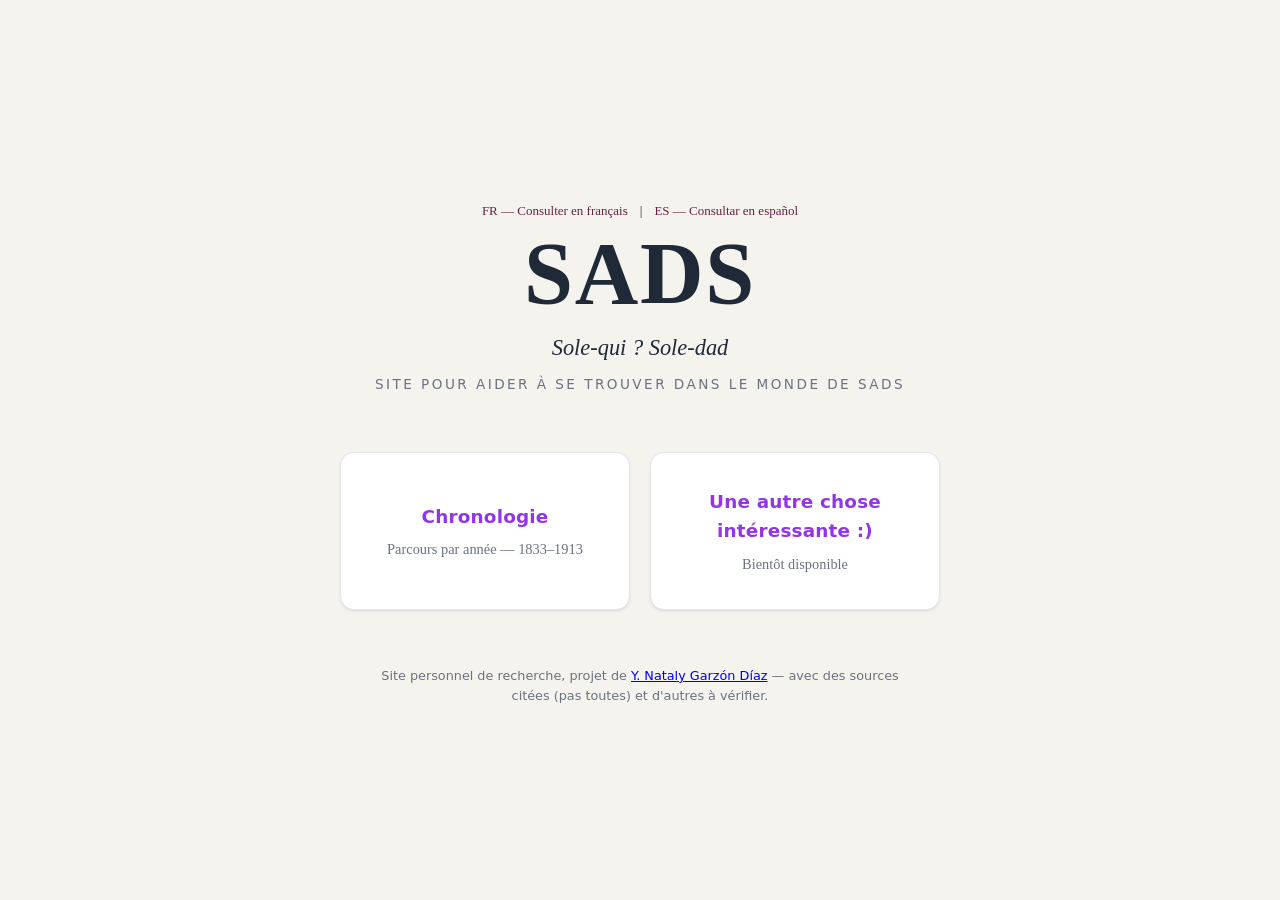
<file: index.html>
<!DOCTYPE html>
<html lang="fr">
<head>
  <meta charset="UTF-8">
  <meta name="viewport" content="width=device-width, initial-scale=1">
  
  <title>SADS</title>
  <link rel="stylesheet" href="index.css">
</head>
<body>

<main class="landing">

  <div class="lang-switch">
  <a href="https://ynatalygd.github.io/sads/index.html">FR — Consulter en français</a> |
  <a href="https://ynatalygd.github.io/sads/es/index.html">ES — Consultar en español</a>
  </div>
  
  <header class="landing__header">
    <h1 class="landing__title">SADS</h1>
    <p class="landing__subtitle">Sole-qui ? Sole-dad</p>
    <p class="landing__tagline">Site pour aider à se trouver dans le monde de SADS</p>
  </header>

  <nav class="landing__nav" aria-label="Sections du site">
    <a href="chronologie.html" class="landing__card">
      <span class="landing__card-title">Chronologie</span>
      <span class="landing__card-desc">Parcours par année — 1833–1913</span>
    </a>
    <a href="luz-i-sombra.html" class="landing__card">
      <span class="landing__card-title">Une autre chose intéressante :)</span>
      <span class="landing__card-desc">Bientôt disponible</span>
    </a>
  </nav>

  <footer class="landing__footer">
    <p>Site personnel de recherche, projet de <a href="https://ynatalygd.github.io/index.html">Y. Nataly Garzón Díaz</a> — avec des sources citées (pas toutes) et d'autres à vérifier.</p>
  
  </footer>

</main>

</body>
</html>
</file>
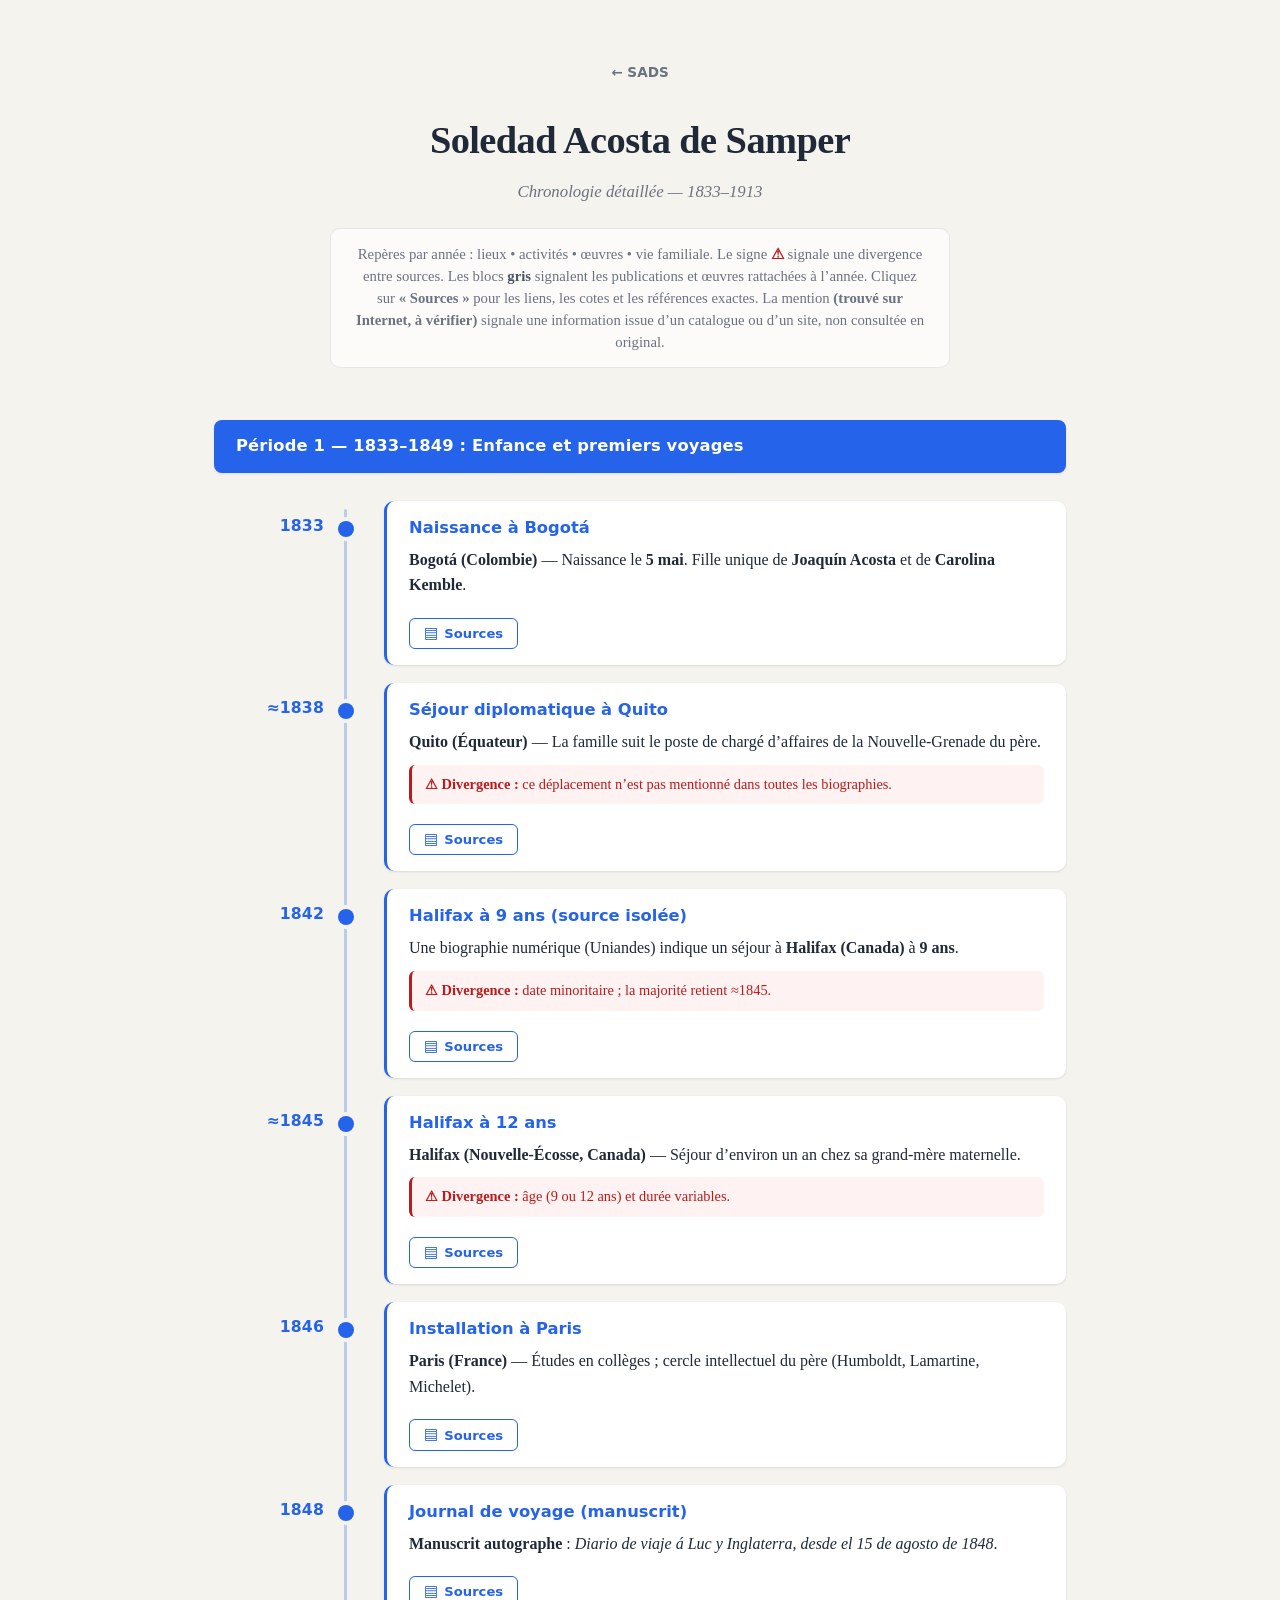
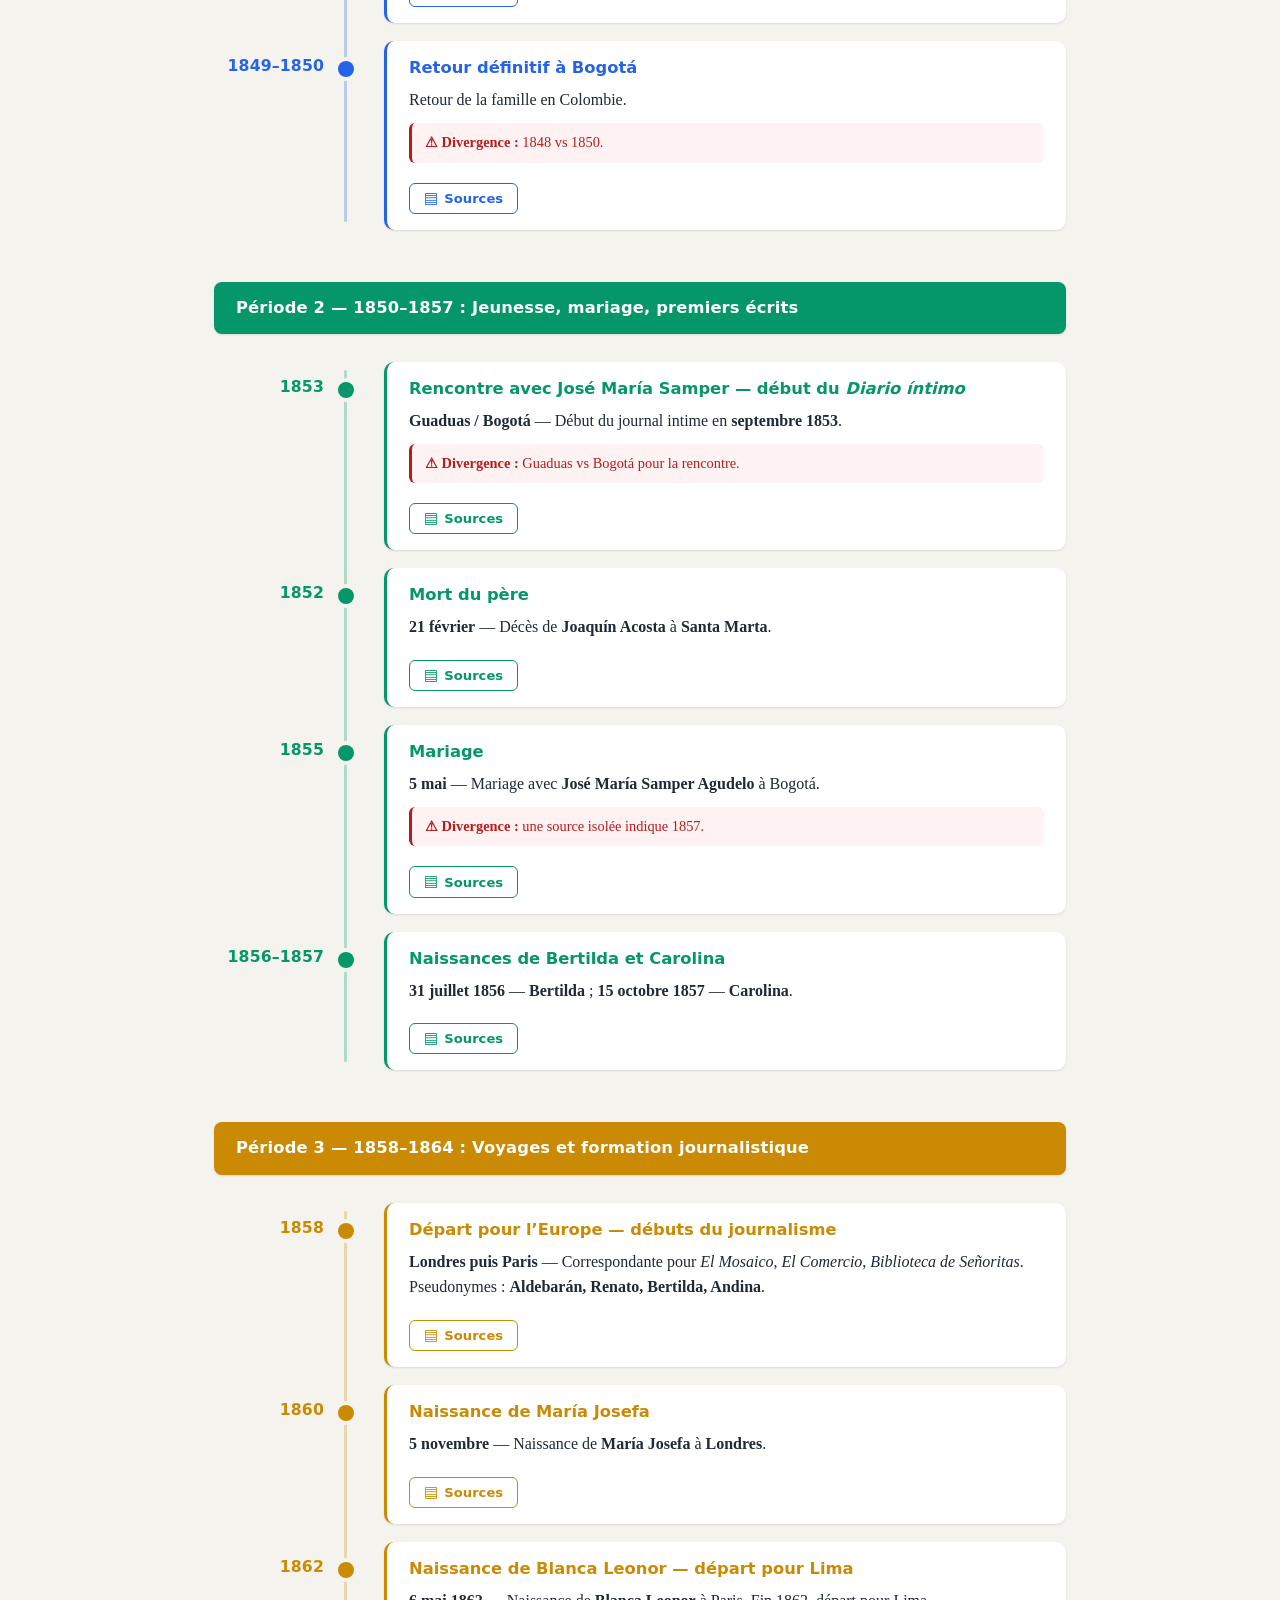
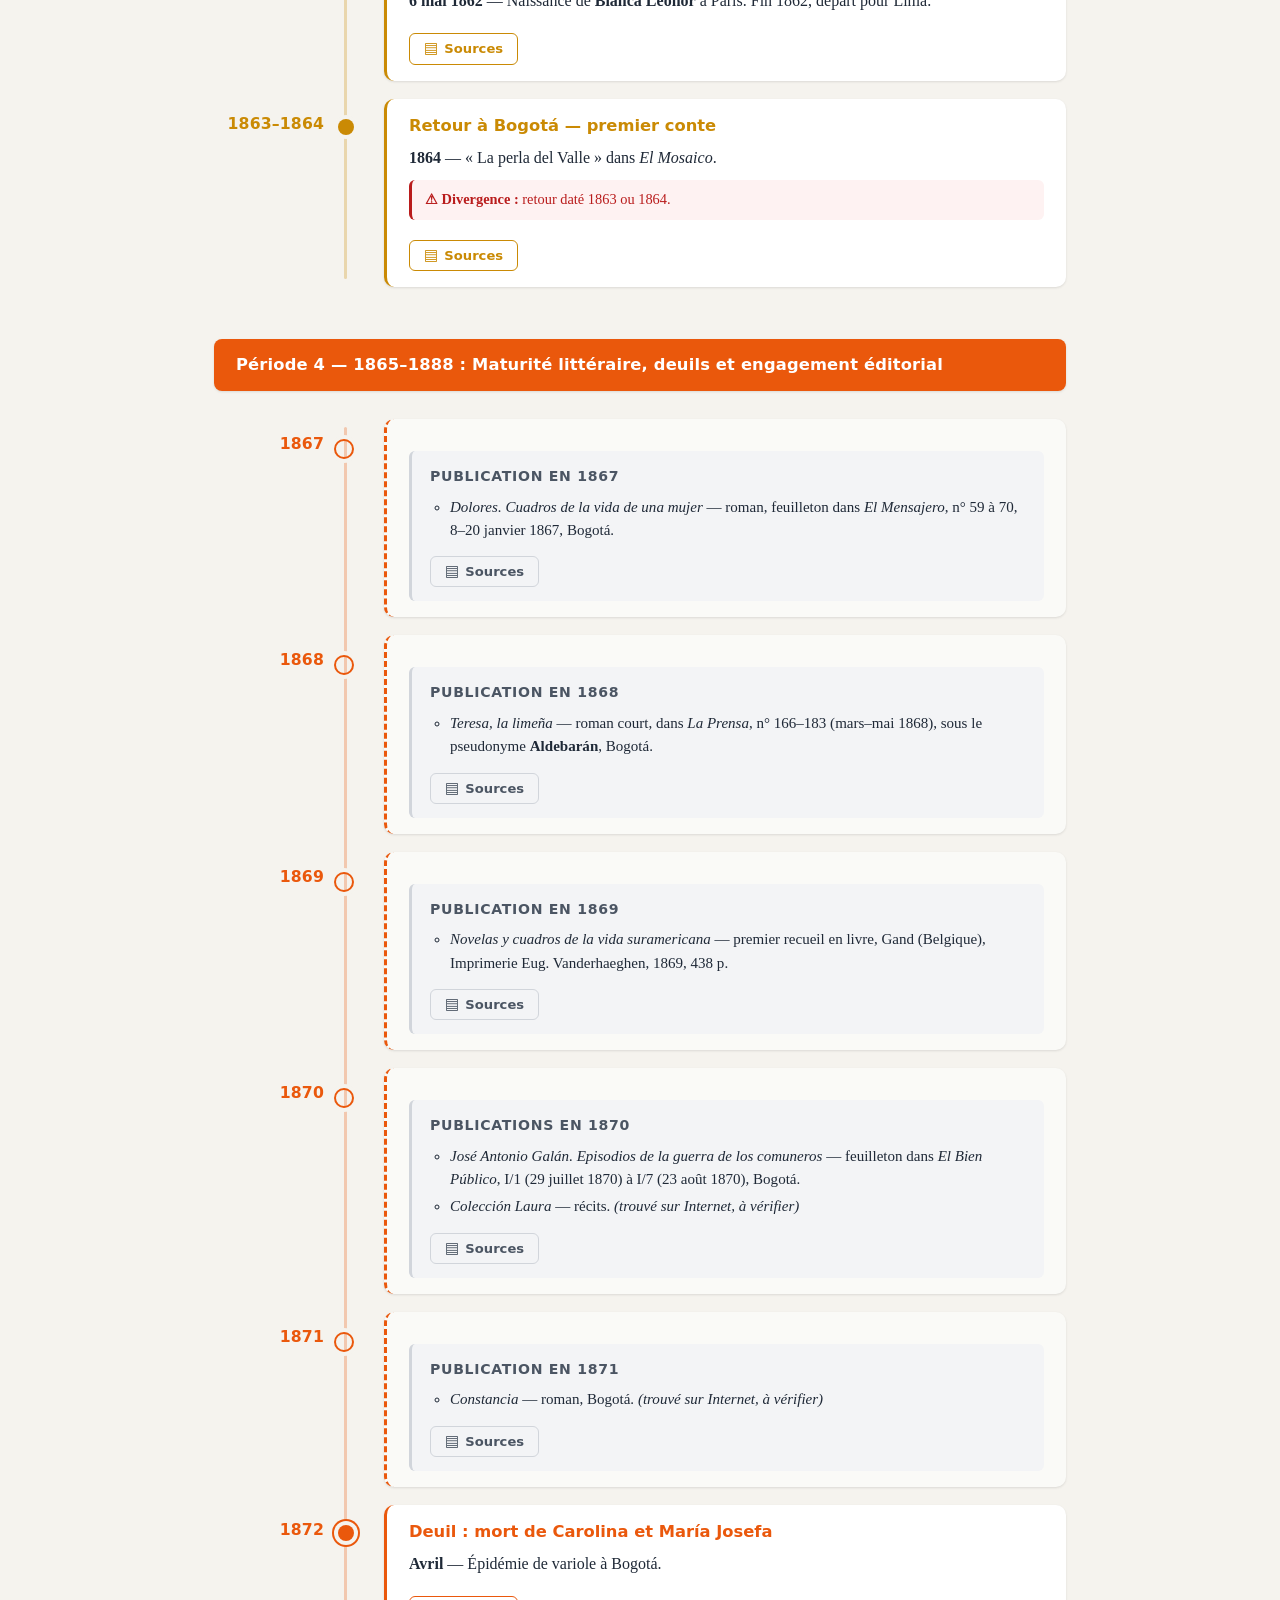
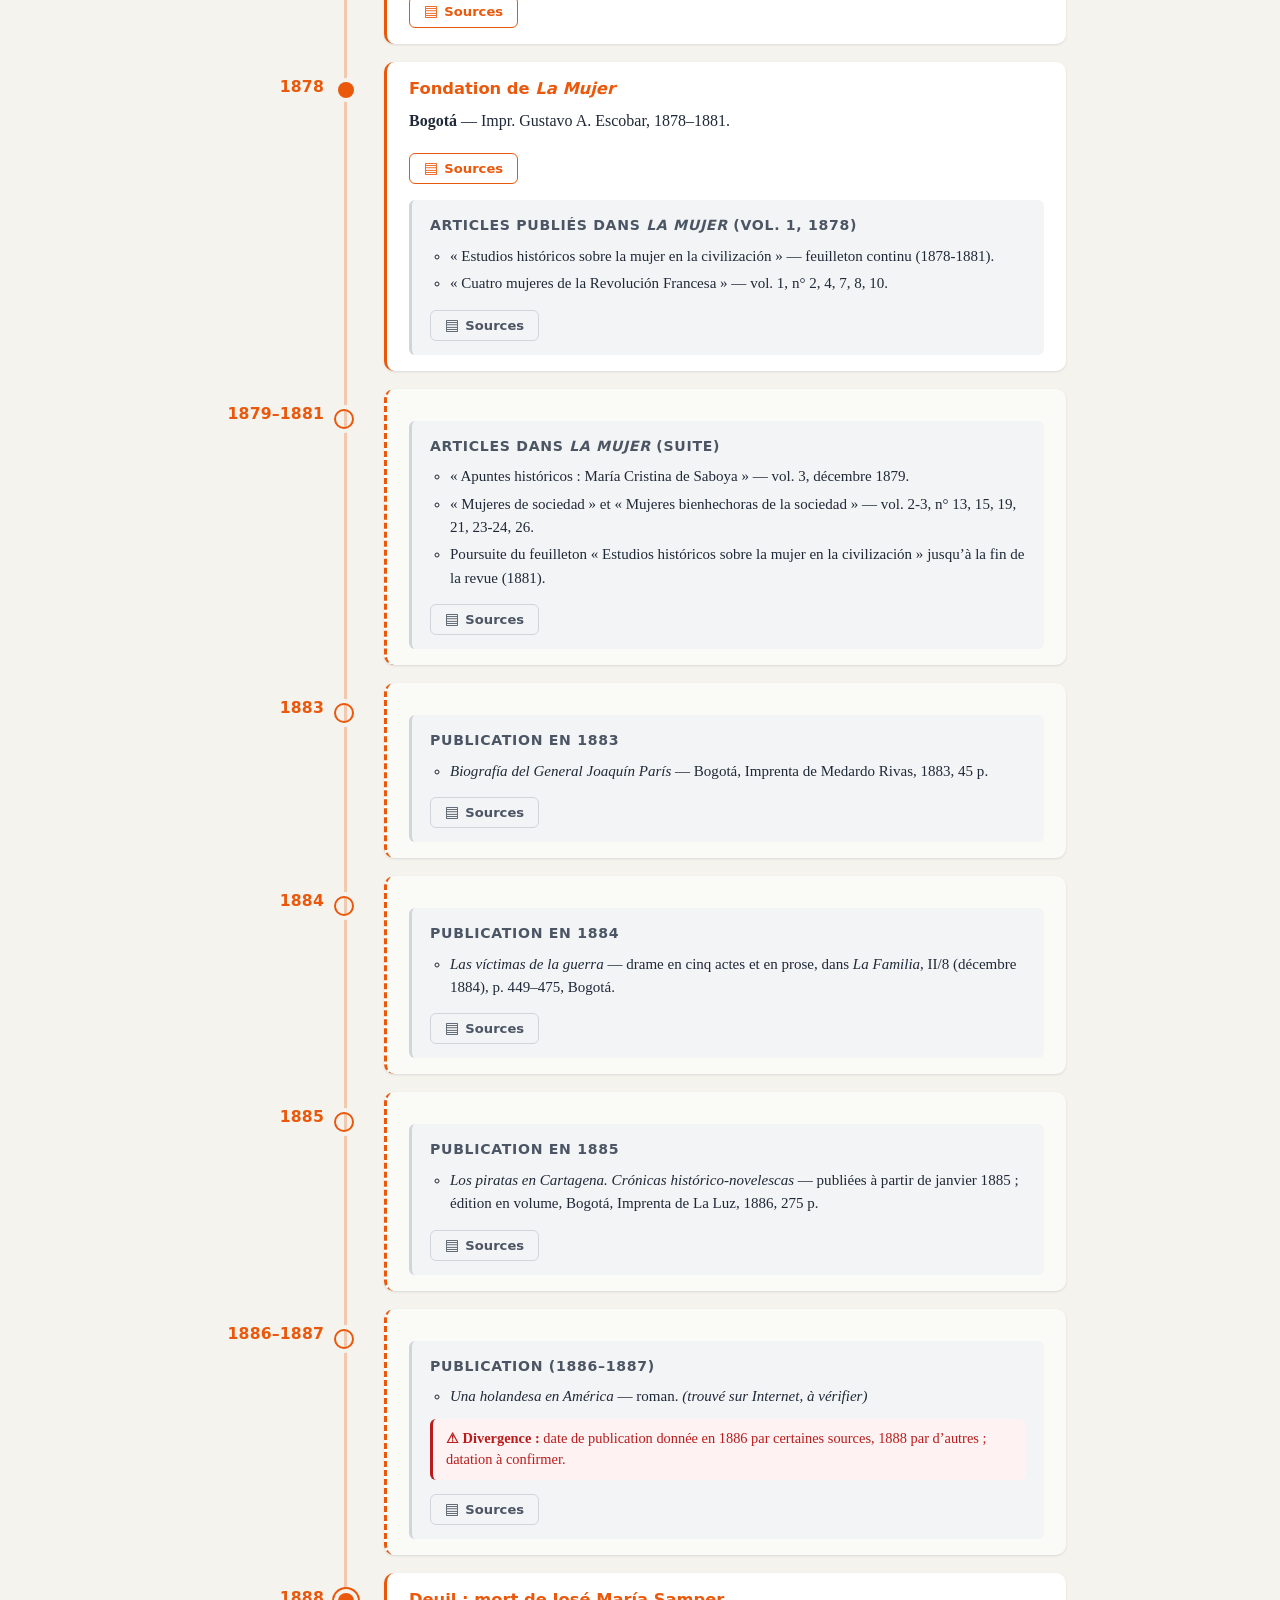
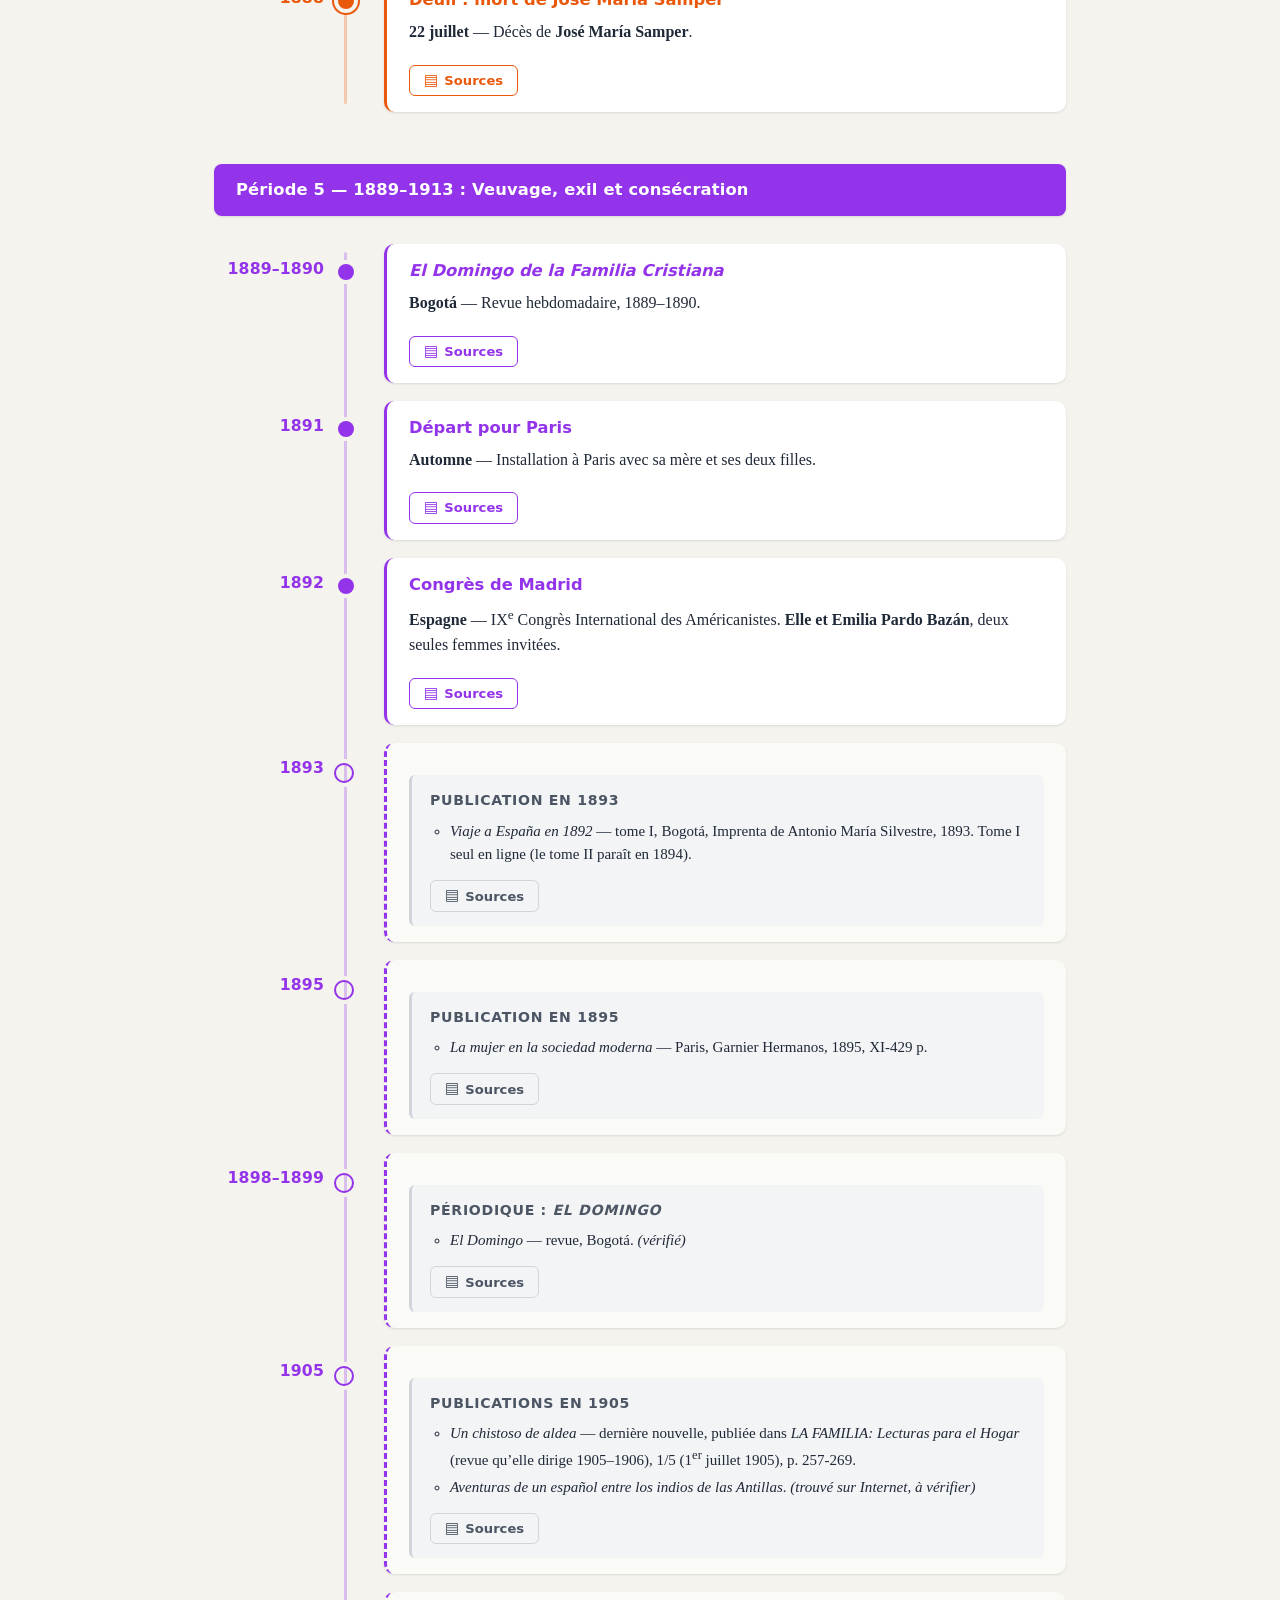
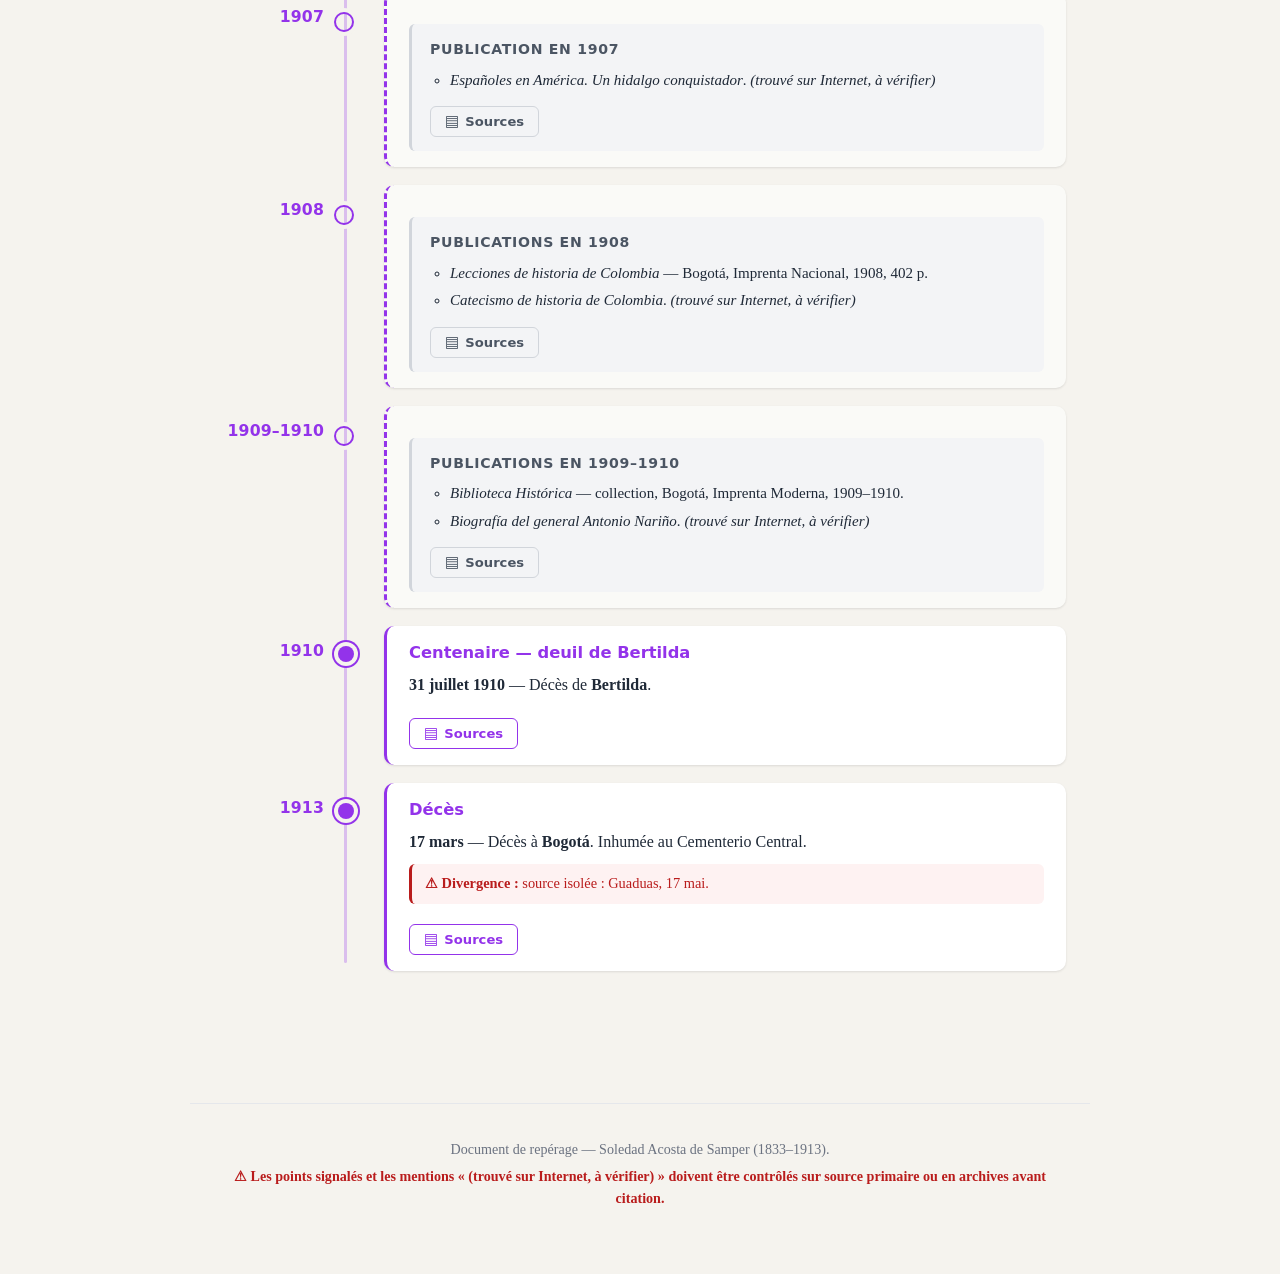
<file: chronologie.html>
<!DOCTYPE html>
<html lang="fr">
<head>
  <meta charset="UTF-8">
  <meta name="viewport" content="width=device-width, initial-scale=1">
  <title>Soledad Acosta de Samper — Chronologie 1833–1913</title>
  <link rel="stylesheet" href="chronologie.css">
</head>
<body>

<header class="entete">
  <a href="index.html" class="lien-retour">← SADS</a>
  <h1>Soledad Acosta de Samper</h1>
  <p class="sous-titre">Chronologie détaillée — 1833–1913</p>
  <p class="note">
    Repères par année : lieux • activités • œuvres • vie familiale.
    Le signe <span class="alerte-en-ligne">⚠</span> signale une divergence entre sources.
    Les blocs <span class="oeuvres-en-ligne">gris</span> signalent les publications et œuvres rattachées à l’année.
    Cliquez sur <strong>« Sources »</strong> pour les liens, les cotes et les références exactes.
    La mention <strong>(trouvé sur Internet, à vérifier)</strong> signale une information issue d’un catalogue ou d’un site, non consultée en original.
  </p>
</header>

<main class="chronologie">

  <!-- ===================== PÉRIODE 1 ===================== -->
  <section class="periode periode-1">
    <h2 class="titre-periode">Période 1 — 1833–1849 : Enfance et premiers voyages</h2>
    <ol class="evenements">

      <li class="evenement">
        <span class="annee">1833</span>
        <div class="carte">
          <h3>Naissance à Bogotá</h3>
          <p><strong>Bogotá (Colombie)</strong> — Naissance le <strong>5 mai</strong>. Fille unique de <strong>Joaquín Acosta</strong> et de <strong>Carolina Kemble</strong>.</p>
          <button class="bouton-sources" type="button" aria-haspopup="dialog">Sources</button>
          <div class="sources" hidden>
            <h5>Sources et liens</h5>
            <ul>
              <li><a href="https://enciclopedia.banrepcultural.org/index.php/Soledad_Acosta_de_Samper" target="_blank" rel="noopener">Encyclopédie BanRepcultural — notice « Soledad Acosta de Samper »</a> : « nació en Bogotá, el 5 de mayo de 1833 ». <em>(trouvé sur Internet, à vérifier)</em></li>
              <li><a href="https://soledadacosta.uniandes.edu.co/items/browse?tags=Diarios+y+memorias" target="_blank" rel="noopener">Biblioteca Digital Soledad Acosta (Uniandes) — fonds « Diarios y memorias »</a>. <em>(trouvé sur Internet, à vérifier)</em></li>
              <li><strong>Référence primaire</strong> : registres paroissiaux de Bogotá, acte de baptême (1833). Archivo General de la Nación. <em>Non numérisé ; consultation en salle.</em></li>
            </ul>
            <h5>Niveau de confiance</h5>
            <p><span class="confiance confiance-haute">Élevée</span> — date exacte.</p>
          </div>
        </div>
      </li>

      <li class="evenement">
        <span class="annee">≈1838</span>
        <div class="carte">
          <h3>Séjour diplomatique à Quito</h3>
          <p><strong>Quito (Équateur)</strong> — La famille suit le poste de chargé d’affaires de la Nouvelle-Grenade du père.</p>
          <p class="alerte"><strong>⚠ Divergence :</strong> ce déplacement n’est pas mentionné dans toutes les biographies.</p>
          <button class="bouton-sources" type="button" aria-haspopup="dialog">Sources</button>
          <div class="sources" hidden>
            <h5>Sources et liens</h5>
            <ul>
              <li><a href="https://enciclopedia.banrepcultural.org/index.php/Soledad_Acosta_de_Samper" target="_blank" rel="noopener">BanRepcultural</a> : mentionne le poste du père en Équateur. <em>(trouvé sur Internet, à vérifier)</em></li>
              <li><a href="https://es.wikipedia.org/wiki/Joaqu%C3%ADn_Acosta" target="_blank" rel="noopener">Wikipedia — Joaquín Acosta</a> : « Desde noviembre de 1837 hasta 1839 ocupó el cargo de Ministro de la Nueva Granada en Ecuador… ». <em>(trouvé sur Internet, à vérifier)</em></li>
            </ul>
            <h5>Niveau de confiance</h5>
            <p><span class="confiance confiance-haute">Élevée</span> — donnée cohérente, mais non unanime.</p>
          </div>
        </div>
      </li>

      <li class="evenement">
        <span class="annee">1842</span>
        <div class="carte">
          <h3>Halifax à 9 ans (source isolée)</h3>
          <p>Une biographie numérique (Uniandes) indique un séjour à <strong>Halifax (Canada)</strong> à <strong>9 ans</strong>.</p>
          <p class="alerte"><strong>⚠ Divergence :</strong> date minoritaire ; la majorité retient ≈1845.</p>
          <button class="bouton-sources" type="button" aria-haspopup="dialog">Sources</button>
          <div class="sources" hidden>
            <h5>Sources et liens</h5>
            <ul>
              <li><a href="https://soledadacosta.uniandes.edu.co/" target="_blank" rel="noopener">Biblioteca Digital Soledad Acosta (Uniandes)</a> : « A los nueve años viajó a Estados Unidos y Canadá, donde vivió varios meses con su abuela materna en Halifax ». <em>(trouvé sur Internet, à vérifier)</em></li>
            </ul>
            <h5>Niveau de confiance</h5>
            <p><span class="confiance confiance-moyenne">Moyenne</span> — source isolée.</p>
          </div>
        </div>
      </li>

      <li class="evenement">
        <span class="annee">≈1845</span>
        <div class="carte">
          <h3>Halifax à 12 ans</h3>
          <p><strong>Halifax (Nouvelle-Écosse, Canada)</strong> — Séjour d’environ un an chez sa grand-mère maternelle.</p>
          <p class="alerte"><strong>⚠ Divergence :</strong> âge (9 ou 12 ans) et durée variables.</p>
          <button class="bouton-sources" type="button" aria-haspopup="dialog">Sources</button>
          <div class="sources" hidden>
            <h5>Sources et liens</h5>
            <ul>
              <li><a href="https://historico.presidencia.gov.co/prensa_new/historia/soledad.htm" target="_blank" rel="noopener">Presidencia de la República de Colombia — notice biographique</a>. <em>(trouvé sur Internet, à vérifier)</em></li>
              <li><a href="https://marinalamus.com/soledad-acosta-de-samper/" target="_blank" rel="noopener">Marina Lamus — « Acosta de Samper, Soledad »</a>. <em>(trouvé sur Internet, à vérifier)</em></li>
            </ul>
            <h5>Niveau de confiance</h5>
            <p><span class="confiance confiance-haute">Élevée</span> — version majoritaire.</p>
          </div>
        </div>
      </li>

      <li class="evenement">
        <span class="annee">1846</span>
        <div class="carte">
          <h3>Installation à Paris</h3>
          <p><strong>Paris (France)</strong> — Études en collèges ; cercle intellectuel du père (Humboldt, Lamartine, Michelet).</p>
          <button class="bouton-sources" type="button" aria-haspopup="dialog">Sources</button>
          <div class="sources" hidden>
            <h5>Sources et liens</h5>
            <ul>
              <li><a href="https://enciclopedia.banrepcultural.org/index.php/Soledad_Acosta_de_Samper" target="_blank" rel="noopener">BanRepcultural</a> : cercle parisien, d’après Agudelo (2015). <em>(trouvé sur Internet, à vérifier)</em></li>
              <li><a href="https://cdm17054.contentdm.oclc.org/digital/collection/p17054coll32/id/3" target="_blank" rel="noopener">BanRepcultural — notice sur le <em>Diario de Francia</em></a>. <em>(sur Internet, vérifié)</em></li>
            </ul>
            <h5>Niveau de confiance</h5>
            <p><span class="confiance confiance-haute">Élevée</span> — notes personnelles consultées (voyage à Luc-sur-mer et en Angleterre).</p>
          </div>
        </div>
      </li>

      <li class="evenement">
        <span class="annee">1848</span>
        <div class="carte">
          <h3>Journal de voyage (manuscrit)</h3>
          <p><strong>Manuscrit autographe</strong> : <em>Diario de viaje á Luc y Inglaterra, desde el 15 de agosto de 1848</em>.</p>
          <button class="bouton-sources" type="button" aria-haspopup="dialog">Sources</button>
          <div class="sources" hidden>
            <h5>Sources et liens</h5>
            <ul>
              <li><strong>Cote</strong> : Sala de Libros Raros y Manuscritos, <strong>MSS3190, caja 3, carpeta 1, fols. 1-8</strong>. <em>(trouvé sur Internet, à vérifier)</em></li>
              <li><a href="https://babel.banrepcultural.org/digital/collection/p17054coll32/id/3/rec/1" target="_blank" rel="noopener">Accès numérique (BanRepcultural)</a>. <em>(trouvé sur Internet, à vérifier)</em></li>
            </ul>
            <h5>Niveau de confiance</h5>
            <p><span class="confiance confiance-haute">Élevée</span> — manuscrit décrit avec cote précise.</p>
          </div>
        </div>
      </li>

      <li class="evenement">
        <span class="annee">1849–1850</span>
        <div class="carte">
          <h3>Retour définitif à Bogotá</h3>
          <p>Retour de la famille en Colombie.</p>
          <p class="alerte"><strong>⚠ Divergence :</strong> 1848 vs 1850.</p>
          <button class="bouton-sources" type="button" aria-haspopup="dialog">Sources</button>
          <div class="sources" hidden>
            <h5>Sources et liens</h5>
            <ul>
              <li><a href="https://enciclopedia.banrepcultural.org/index.php/Soledad_Acosta_de_Samper" target="_blank" rel="noopener">BanRepcultural</a> : retour daté 1850. <em>(trouvé sur Internet, à vérifier)</em></li>
              <li><a href="https://www.redalyc.org/" target="_blank" rel="noopener">Redalyc</a> : « Regresó a Colombia en 1850 ». <em>(trouvé sur Internet, à vérifier)</em></li>
            </ul>
            <h5>Niveau de confiance</h5>
            <p><span class="confiance confiance-moyenne">Moyenne</span>.</p>
          </div>
        </div>
      </li>

    </ol>
  </section>

  <!-- ===================== PÉRIODE 2 ===================== -->
  <section class="periode periode-2">
    <h2 class="titre-periode">Période 2 — 1850–1857 : Jeunesse, mariage, premiers écrits</h2>
    <ol class="evenements">

      <li class="evenement">
        <span class="annee">1853</span>
        <div class="carte">
          <h3>Rencontre avec José María Samper — début du <em>Diario íntimo</em></h3>
          <p><strong>Guaduas / Bogotá</strong> — Début du journal intime en <strong>septembre 1853</strong>.</p>
          <p class="alerte"><strong>⚠ Divergence :</strong> Guaduas vs Bogotá pour la rencontre.</p>
          <button class="bouton-sources" type="button" aria-haspopup="dialog">Sources</button>
          <div class="sources" hidden>
            <h5>Sources et liens</h5>
            <ul>
              <li><strong>Manuscrit autographe</strong> : <em>Reflecciones [sic]</em>, commencé le <strong>26 août 1853</strong>. Au verso : « Pensamientos, apuntes y notas. En Guaduas. Agosto, 1853 ». <em>(trouvé sur Internet, à vérifier)</em></li>
              <li><strong>Cote et lien</strong> : <a href="http://catalogoenlinea.bibliotecanacional.gov.co/client/es_ES/search/asset/57895/0" target="_blank" rel="noopener">catalogoenlinea…/asset/57895/0</a>. <em>(trouvé sur Internet, à vérifier)</em></li>
              <li><a href="https://bnco.ent.sirsi.net/client/es_ES/pp/search/detailnonmodal/ent:$002f$002fSD_ILS$002f0$002fSD_ILS:994001/one" target="_blank" rel="noopener">Notice de la Biblioteca Nacional de Colombia — <em>Diario íntimo</em></a>. <em>(trouvé sur Internet, à vérifier)</em></li>
              <li><a href="https://www.bibliotecanacionaldigital.gov.co/col-sala-lectura/coleccion-bbcc/diario-intimo" target="_blank" rel="noopener">Édition numérique intégrale — Biblioteca Nacional Digital</a>. <em>(trouvé sur Internet, à vérifier)</em></li>
            </ul>
            <h5>Niveau de confiance</h5>
            <p><span class="confiance confiance-haute">Élevée</span> — manuscrit et édition numérique disponibles.</p>
          </div>
        </div>
      </li>

      <li class="evenement">
        <span class="annee">1852</span>
        <div class="carte">
          <h3>Mort du père</h3>
          <p><strong>21 février</strong> — Décès de <strong>Joaquín Acosta</strong> à <strong>Santa Marta</strong>.</p>
          <button class="bouton-sources" type="button" aria-haspopup="dialog">Sources</button>
          <div class="sources" hidden>
            <h5>Sources et liens</h5>
            <ul>
              <li><a href="https://es.wikipedia.org/wiki/Joaqu%C3%ADn_Acosta" target="_blank" rel="noopener">Wikipedia — Joaquín Acosta</a> : « 21 de febrero de 1852, Santa Marta ». <em>(trouvé sur Internet, à vérifier)</em></li>
              <li><a href="https://core.ac.uk/" target="_blank" rel="noopener">Core.ac.uk</a> : référence à la <em>Biografía del general Joaquín Acosta</em>. <em>(trouvé sur Internet, à vérifier)</em></li>
            </ul>
            <h5>Niveau de confiance</h5>
            <p><span class="confiance confiance-haute">Élevée</span>.</p>
          </div>
        </div>
      </li>

      <li class="evenement">
        <span class="annee">1855</span>
        <div class="carte">
          <h3>Mariage</h3>
          <p><strong>5 mai</strong> — Mariage avec <strong>José María Samper Agudelo</strong> à Bogotá.</p>
          <p class="alerte"><strong>⚠ Divergence :</strong> une source isolée indique 1857.</p>
          <button class="bouton-sources" type="button" aria-haspopup="dialog">Sources</button>
          <div class="sources" hidden>
            <h5>Sources et liens</h5>
            <ul>
              <li><a href="https://hispaniasacra.revistas.csic.es/" target="_blank" rel="noopener">Hispania Sacra (CSIC)</a> : « se celebró el 5 de mayo de 1855 en ceremonia presidida por el mismo Arzobispo de Bogotá, Antonio Herrán ». <em>(trouvé sur Internet, à vérifier)</em></li>
              <li><a href="https://repositorio.unal.edu.co/" target="_blank" rel="noopener">Repositorio Universidad Nacional</a> : « El 4 de mayo de 1855, Soledad se despidió de su diario ». <em>(trouvé sur Internet, à vérifier)</em></li>
            </ul>
            <h5>Niveau de confiance</h5>
            <p><span class="confiance confiance-haute">Élevée</span>.</p>
          </div>
        </div>
      </li>

      <li class="evenement">
        <span class="annee">1856–1857</span>
        <div class="carte">
          <h3>Naissances de Bertilda et Carolina</h3>
          <p><strong>31 juillet 1856</strong> — <strong>Bertilda</strong> ; <strong>15 octobre 1857</strong> — <strong>Carolina</strong>.</p>
          <button class="bouton-sources" type="button" aria-haspopup="dialog">Sources</button>
          <div class="sources" hidden>
            <h5>Sources et liens</h5>
            <ul>
              <li><a href="https://www.caroycuervo.gov.co/" target="_blank" rel="noopener">Instituto Caro y Cuervo</a> : « Bertilda (1856-1910), Carolina (1857-1872)… ». <em>(trouvé sur Internet, à vérifier)</em></li>
              <li><a href="https://es.wikipedia.org/wiki/Bertilda_Samper_Acosta" target="_blank" rel="noopener">Wikipedia — Bertilda Samper Acosta</a> : « 31 de julio de 1856 ». <em>(trouvé sur Internet, à vérifier)</em></li>
            </ul>
            <h5>Niveau de confiance</h5>
            <p><span class="confiance confiance-moyenne">Moyenne</span>.</p>
          </div>
        </div>
      </li>

    </ol>
  </section>

  <!-- ===================== PÉRIODE 3 ===================== -->
  <section class="periode periode-3">
    <h2 class="titre-periode">Période 3 — 1858–1864 : Voyages et formation journalistique</h2>
    <ol class="evenements">

      <li class="evenement">
        <span class="annee">1858</span>
        <div class="carte">
          <h3>Départ pour l’Europe — débuts du journalisme</h3>
          <p><strong>Londres puis Paris</strong> — Correspondante pour <em>El Mosaico</em>, <em>El Comercio</em>, <em>Biblioteca de Señoritas</em>. Pseudonymes : <strong>Aldebarán, Renato, Bertilda, Andina</strong>.</p>
          <button class="bouton-sources" type="button" aria-haspopup="dialog">Sources</button>
          <div class="sources" hidden>
            <h5>Sources et liens</h5>
            <ul>
              <li><a href="https://enciclopedia.banrepcultural.org/index.php/Soledad_Acosta_de_Samper" target="_blank" rel="noopener">BanRepcultural</a> : « En 1858 Soledad y José María se radicaron en Londres y luego en París… ». <em>(trouvé sur Internet, à vérifier)</em></li>
              <li><a href="https://catalogoenlinea.bibliotecanacional.gov.co/" target="_blank" rel="noopener">Biblioteca Nacional de Colombia — catalogue</a> : « … con los seudónimos de Aldebarán, Bertilda, Andina y Renato ». <em>(trouvé sur Internet, à vérifier)</em></li>
            </ul>
            <h5>Niveau de confiance</h5>
            <p><span class="confiance confiance-haute">Élevée</span>.</p>
          </div>
        </div>
      </li>

      <li class="evenement">
        <span class="annee">1860</span>
        <div class="carte">
          <h3>Naissance de María Josefa</h3>
          <p><strong>5 novembre</strong> — Naissance de <strong>María Josefa</strong> à <strong>Londres</strong>.</p>
          <button class="bouton-sources" type="button" aria-haspopup="dialog">Sources</button>
          <div class="sources" hidden>
            <h5>Sources et liens</h5>
            <ul>
              <li><a href="https://www.caroycuervo.gov.co/" target="_blank" rel="noopener">Instituto Caro y Cuervo</a> : « María Josefa (1860-1872) ». <em>(trouvé sur Internet, à vérifier)</em></li>
              <li><a href="https://es.wikipedia.org/wiki/Soledad_Acosta_de_Samper" target="_blank" rel="noopener">Wikipedia (es)</a> : « El 5 de noviembre de 1860 nació en Londres su tercera hija, María Josefa ». <em>(trouvé sur Internet, à vérifier)</em></li>
            </ul>
            <h5>Niveau de confiance</h5>
            <p><span class="confiance confiance-haute">Élevée</span>.</p>
          </div>
        </div>
      </li>

      <li class="evenement">
        <span class="annee">1862</span>
        <div class="carte">
          <h3>Naissance de Blanca Leonor — départ pour Lima</h3>
          <p><strong>6 mai 1862</strong> — Naissance de <strong>Blanca Leonor</strong> à Paris. Fin 1862, départ pour Lima.</p>
          <button class="bouton-sources" type="button" aria-haspopup="dialog">Sources</button>
          <div class="sources" hidden>
            <h5>Sources et liens</h5>
            <ul>
              <li><a href="https://www.caroycuervo.gov.co/" target="_blank" rel="noopener">Instituto Caro y Cuervo</a> : « Blanca Leonor (1862-¿?) ». <em>(trouvé sur Internet, à vérifier)</em></li>
              <li><a href="https://enciclopedia.banrepcultural.org/index.php/Soledad_Acosta_de_Samper" target="_blank" rel="noopener">BanRepcultural</a> : « En 1862 la familia Samper Acosta se trasladó a Lima… ». <em>(trouvé sur Internet, à vérifier)</em></li>
            </ul>
            <h5>Niveau de confiance</h5>
            <p><span class="confiance confiance-moyenne">Moyenne</span>.</p>
          </div>
        </div>
      </li>

      <li class="evenement">
        <span class="annee">1863–1864</span>
        <div class="carte">
          <h3>Retour à Bogotá — premier conte</h3>
          <p><strong>1864</strong> — « La perla del Valle » dans <em>El Mosaico</em>.</p>
          <p class="alerte"><strong>⚠ Divergence :</strong> retour daté 1863 ou 1864.</p>
          <button class="bouton-sources" type="button" aria-haspopup="dialog">Sources</button>
          <div class="sources" hidden>
            <h5>Sources et liens</h5>
            <ul>
              <li><a href="https://enciclopedia.banrepcultural.org/index.php/Soledad_Acosta_de_Samper" target="_blank" rel="noopener">BanRepcultural</a> : situe le retour en 1863. <em>(trouvé sur Internet, à vérifier)</em></li>
              <li><a href="https://soledadacosta.uniandes.edu.co/" target="_blank" rel="noopener">Biblioteca Digital Soledad Acosta</a> : « La perla del Valle » dans <em>El Mosaico</em> (1864). <em>(trouvé sur Internet, à vérifier)</em></li>
            </ul>
            <h5>Niveau de confiance</h5>
            <p><span class="confiance confiance-moyenne">Moyenne</span>.</p>
          </div>
        </div>
      </li>

    </ol>
  </section>

  <!-- ===================== PÉRIODE 4 ===================== -->
  <section class="periode periode-4">
    <h2 class="titre-periode">Période 4 — 1865–1888 : Maturité littéraire, deuils et engagement éditorial</h2>
    <ol class="evenements">

      <!-- 1867 — converti en gris -->
      <li class="evenement evenement-publication">
        <span class="annee">1867</span>
        <div class="carte carte-publication">
          <div class="oeuvres">
            <h4 class="titre-oeuvres">Publication en 1867</h4>
            <ul class="liste-oeuvres">
              <li><em>Dolores. Cuadros de la vida de una mujer</em> — roman, feuilleton dans <em>El Mensajero</em>, n° 59 à 70, 8–20 janvier 1867, Bogotá.</li>
            </ul>
            <button class="bouton-sources" type="button" aria-haspopup="dialog">Sources</button>
            <div class="sources" hidden>
              <h5>Sources et liens</h5>
              <ul>
                <li><a href="https://soledadacosta.uniandes.edu.co/" target="_blank" rel="noopener">Biblioteca Digital Soledad Acosta</a> : « Primera parte en Folletín de <em>El Mensajero</em> I/59 (ene 8/1867): 234-235 ». <em>(trouvé sur Internet, à vérifier)</em></li>
                <li><a href="https://data.cervantesvirtual.com/" target="_blank" rel="noopener">BVMC.Labs — notice « Dolores: The Story of a Leper »</a>. <em>(trouvé sur Internet, à vérifier)</em></li>
              </ul>
              <h5>Niveau de confiance</h5>
              <p><span class="confiance confiance-haute">Élevée</span>.</p>
            </div>
          </div>
        </div>
      </li>

      <!-- 1868 — converti en gris -->
      <li class="evenement evenement-publication">
        <span class="annee">1868</span>
        <div class="carte carte-publication">
          <div class="oeuvres">
            <h4 class="titre-oeuvres">Publication en 1868</h4>
            <ul class="liste-oeuvres">
              <li><em>Teresa, la limeña</em> — roman court, dans <em>La Prensa</em>, n° 166–183 (mars–mai 1868), sous le pseudonyme <strong>Aldebarán</strong>, Bogotá.</li>
            </ul>
            <button class="bouton-sources" type="button" aria-haspopup="dialog">Sources</button>
            <div class="sources" hidden>
              <h5>Sources et liens</h5>
              <ul>
                <li><a href="https://hal.science/" target="_blank" rel="noopener">HAL</a> : « del 31 de marzo al 29 de mayo de 1868, publica por entregas, bajo el seudónimo de Aldebarán, en <em>La Prensa</em> de Bogotá… ». <em>(trouvé sur Internet, à vérifier)</em></li>
                <li><a href="https://soledadacosta.uniandes.edu.co/" target="_blank" rel="noopener">Biblioteca Digital Soledad Acosta</a> : « Anteriormente publicado en <em>La Prensa</em> 166-183 (mar-may/1868) ». <em>(trouvé sur Internet, à vérifier)</em></li>
              </ul>
              <h5>Niveau de confiance</h5>
              <p><span class="confiance confiance-haute">Élevée</span>.</p>
            </div>
          </div>
        </div>
      </li>

      <!-- 1869 — converti en gris -->
      <li class="evenement evenement-publication">
        <span class="annee">1869</span>
        <div class="carte carte-publication">
          <div class="oeuvres">
            <h4 class="titre-oeuvres">Publication en 1869</h4>
            <ul class="liste-oeuvres">
              <li><em>Novelas y cuadros de la vida suramericana</em> — premier recueil en livre, Gand (Belgique), Imprimerie Eug. Vanderhaeghen, 1869, 438 p.</li>
            </ul>
            <button class="bouton-sources" type="button" aria-haspopup="dialog">Sources</button>
            <div class="sources" hidden>
              <h5>Sources et liens</h5>
              <ul>
                <li><a href="http://soledadacosta.uniandes.edu.co/items/browse?advanced[0][element_id]=51&advanced[0][type]=is+exactly&advanced[0][terms]=Libro+&page=2&output=omeka-xml" target="_blank" rel="noopener">Notice Uniandes (Omeka)</a> : « Gante : Imprenta de Eug. Vanderhaeghen, 1869 », 438 p. ; asset <a href="http://catalogoenlinea.bibliotecanacional.gov.co/client/es_ES/search/asset/127976" target="_blank" rel="noopener">catalogoenlinea…/asset/127976</a>. <em>(trouvé sur Internet, à vérifier)</em></li>
                <li><a href="https://www.rae.es/" target="_blank" rel="noopener">Real Academia Española</a> : notice « Gante : [s.n.], 1869 (Imprenta de Eug. Vanderhaeghen) ». <em>(trouvé sur Internet, à vérifier)</em></li>
              </ul>
              <h5>Niveau de confiance</h5>
              <p><span class="confiance confiance-haute">Élevée</span>.</p>
            </div>
          </div>
        </div>
      </li>

      <!-- 1870 — converti en gris, fusion avec Colección Laura -->
      <li class="evenement evenement-publication">
        <span class="annee">1870</span>
        <div class="carte carte-publication">
          <div class="oeuvres">
            <h4 class="titre-oeuvres">Publications en 1870</h4>
            <ul class="liste-oeuvres">
              <li><em>José Antonio Galán. Episodios de la guerra de los comuneros</em> — feuilleton dans <em>El Bien Público</em>, I/1 (29 juillet 1870) à I/7 (23 août 1870), Bogotá.</li>
              <li><em>Colección Laura</em> — récits. <em>(trouvé sur Internet, à vérifier)</em></li>
            </ul>
            <button class="bouton-sources" type="button" aria-haspopup="dialog">Sources</button>
            <div class="sources" hidden>
              <h5>Sources et liens</h5>
              <ul>
                <li><a href="https://soledadacosta.uniandes.edu.co/" target="_blank" rel="noopener">Biblioteca Digital Soledad Acosta</a> : « El Bien Público I/1 (jul 29/1870): 2-3 ; … I/7 (ago 23/1870): 26-27 ». <em>(trouvé sur Internet, à vérifier)</em></li>
                <li><a href="https://repositorioslatinoamericanos.uchile.cl/" target="_blank" rel="noopener">Repositorios Latinoamericanos (UChile)</a> : « novela originalmente publicada por entregas en el diario <em>El Bien Público</em> en 1870 ». <em>(trouvé sur Internet, à vérifier)</em></li>
                <li><a href="https://catalogoenlinea.bibliotecanacional.gov.co/" target="_blank" rel="noopener">Catalogue de la Biblioteca Nacional de Colombia</a> (pour <em>Colección Laura</em>). <em>(trouvé sur Internet, à vérifier)</em></li>
              </ul>
              <h5>Niveau de confiance</h5>
              <p><span class="confiance confiance-haute">Élevée</span> pour <em>José Antonio Galán</em> (dates et numéros précis) ; <span class="confiance confiance-moyenne">Moyenne</span> pour <em>Colección Laura</em> (titre attesté, datation à confirmer).</p>
            </div>
          </div>
        </div>
      </li>

      <!-- 1871 — déjà en gris, conservé -->
      <li class="evenement evenement-publication">
        <span class="annee">1871</span>
        <div class="carte carte-publication">
          <div class="oeuvres">
            <h4 class="titre-oeuvres">Publication en 1871</h4>
            <ul class="liste-oeuvres">
              <li><em>Constancia</em> — roman, Bogotá. <em>(trouvé sur Internet, à vérifier)</em></li>
            </ul>
            <button class="bouton-sources" type="button" aria-haspopup="dialog">Sources</button>
            <div class="sources" hidden>
              <h5>Sources et liens</h5>
              <ul>
                <li><a href="https://catalogoenlinea.bibliotecanacional.gov.co/" target="_blank" rel="noopener">Catalogue de la Biblioteca Nacional de Colombia</a>. <em>(trouvé sur Internet, à vérifier)</em></li>
                <li><a href="https://soledadacosta.uniandes.edu.co/" target="_blank" rel="noopener">Biblioteca Digital Soledad Acosta (Uniandes) — répertoire des publications</a>. <em>(trouvé sur Internet, à vérifier)</em></li>
              </ul>
              <h5>Niveau de confiance</h5>
              <p><span class="confiance confiance-moyenne">Moyenne</span> — titre attesté, datation à confirmer.</p>
            </div>
          </div>
        </div>
      </li>

      <!-- 1872 — événement (deuil), conservé -->
      <li class="evenement evenement-deuil">
        <span class="annee">1872</span>
        <div class="carte">
          <h3>Deuil : mort de Carolina et María Josefa</h3>
          <p><strong>Avril</strong> — Épidémie de variole à Bogotá.</p>
          <button class="bouton-sources" type="button" aria-haspopup="dialog">Sources</button>
          <div class="sources" hidden>
            <h5>Sources et liens</h5>
            <ul>
              <li><a href="https://www.caroycuervo.gov.co/" target="_blank" rel="noopener">Instituto Caro y Cuervo</a> : « Carolina (1857-1872), María Josefa (1860-1872) ». <em>(trouvé sur Internet, à vérifier)</em></li>
              <li><a href="https://es.wikipedia.org/wiki/Soledad_Acosta_de_Samper" target="_blank" rel="noopener">Wikipedia (es)</a> : « En 1872, María Josefa y Carolina murieron en Bogotá a causa de una epidemia ». <em>(trouvé sur Internet, à vérifier)</em></li>
            </ul>
            <h5>Niveau de confiance</h5>
            <p><span class="confiance confiance-moyenne">Moyenne</span>.</p>
          </div>
        </div>
      </li>

      <!-- 1878 — événement (fondation), avec bloc gris pour articles -->
      <li class="evenement">
        <span class="annee">1878</span>
        <div class="carte">
          <h3>Fondation de <em>La Mujer</em></h3>
          <p><strong>Bogotá</strong> — Impr. Gustavo A. Escobar, 1878–1881.</p>
          <button class="bouton-sources" type="button" aria-haspopup="dialog">Sources</button>
          <div class="sources" hidden>
            <h5>Sources et liens</h5>
            <ul>
              <li><a href="https://bnco.ent.sirsi.net/custom/web/content/conservacion/html/visorFicheros.html?idFichero=88932" target="_blank" rel="noopener">Biblioteca Nacional de Colombia — visualiseur <em>La Mujer</em></a> : « Bogotá : Impreso por Gustavo A. Escobar, 1878-1881 ». <em>(trouvé sur Internet, à vérifier)</em></li>
              <li><a href="https://bibliotecadigitaldebogota.gov.co/resources/2088536/" target="_blank" rel="noopener">Biblioteca Digital de Bogotá — <em>La Mujer</em>, n° 2 (18 septembre 1878)</a>. <em>(trouvé sur Internet, à vérifier)</em></li>
            </ul>
            <h5>Niveau de confiance</h5>
            <p><span class="confiance confiance-haute">Élevée</span>.</p>
          </div>

          <div class="oeuvres">
            <h4 class="titre-oeuvres">Articles publiés dans <em>La Mujer</em> (vol. 1, 1878)</h4>
            <ul class="liste-oeuvres">
              <li>« Estudios históricos sobre la mujer en la civilización » — feuilleton continu (1878-1881).</li>
              <li>« Cuatro mujeres de la Revolución Francesa » — vol. 1, n° 2, 4, 7, 8, 10.</li>
            </ul>
            <button class="bouton-sources" type="button" aria-haspopup="dialog">Sources</button>
            <div class="sources" hidden>
              <h5>Sources et liens</h5>
              <ul>
                <li><a href="https://catalogoenlinea.bibliotecanacional.gov.co/" target="_blank" rel="noopener">Biblioteca Nacional de Colombia — fonds Soledad Acosta de Samper</a>. <em>(trouvé sur Internet, à vérifier)</em></li>
                <li><a href="https://soledadacosta.uniandes.edu.co/" target="_blank" rel="noopener">Biblioteca Digital Soledad Acosta (Uniandes) — dépouillement de <em>La Mujer</em></a>. <em>(trouvé sur Internet, à vérifier)</em></li>
              </ul>
              <h5>Niveau de confiance</h5>
              <p><span class="confiance confiance-moyenne">Moyenne</span> — références de volume attestées ; vérification des originaux à faire.</p>
            </div>
          </div>
        </div>
      </li>

      <!-- 1879–1881 — déjà en gris, conservé -->
      <li class="evenement evenement-publication">
        <span class="annee">1879–1881</span>
        <div class="carte carte-publication">
          <div class="oeuvres">
            <h4 class="titre-oeuvres">Articles dans <em>La Mujer</em> (suite)</h4>
            <ul class="liste-oeuvres">
              <li>« Apuntes históricos : María Cristina de Saboya » — vol. 3, décembre 1879.</li>
              <li>« Mujeres de sociedad » et « Mujeres bienhechoras de la sociedad » — vol. 2-3, n° 13, 15, 19, 21, 23-24, 26.</li>
              <li>Poursuite du feuilleton « Estudios históricos sobre la mujer en la civilización » jusqu’à la fin de la revue (1881).</li>
            </ul>
            <button class="bouton-sources" type="button" aria-haspopup="dialog">Sources</button>
            <div class="sources" hidden>
              <h5>Sources et liens</h5>
              <ul>
                <li><a href="https://catalogoenlinea.bibliotecanacional.gov.co/" target="_blank" rel="noopener">Biblioteca Nacional de Colombia — fonds Soledad Acosta de Samper</a>. <em>(trouvé sur Internet, à vérifier)</em></li>
                <li><a href="https://soledadacosta.uniandes.edu.co/" target="_blank" rel="noopener">Biblioteca Digital Soledad Acosta (Uniandes)</a>. <em>(trouvé sur Internet, à vérifier)</em></li>
              </ul>
              <h5>Niveau de confiance</h5>
              <p><span class="confiance confiance-moyenne">Moyenne</span> — références attestées ; vérification des originaux à faire.</p>
            </div>
          </div>
        </div>
      </li>

      <!-- 1883 — converti en gris -->
      <li class="evenement evenement-publication">
        <span class="annee">1883</span>
        <div class="carte carte-publication">
          <div class="oeuvres">
            <h4 class="titre-oeuvres">Publication en 1883</h4>
            <ul class="liste-oeuvres">
              <li><em>Biografía del General Joaquín París</em> — Bogotá, Imprenta de Medardo Rivas, 1883, 45 p.</li>
            </ul>
            <button class="bouton-sources" type="button" aria-haspopup="dialog">Sources</button>
            <div class="sources" hidden>
              <h5>Sources et liens</h5>
              <ul>
                <li><a href="https://catalogoenlinea.bibliotecanacional.gov.co/client/es_ES/search/asset/118814" target="_blank" rel="noopener">Biblioteca Nacional de Colombia — texte numérisé intégral</a> (asset 118814). <em>(trouvé sur Internet, à vérifier)</em></li>
                <li><a href="https://books.google.com/" target="_blank" rel="noopener">Google Books</a> : « Medardo Rivas, 1883 - 45 páginas ». <em>(trouvé sur Internet, à vérifier)</em></li>
              </ul>
              <h5>Niveau de confiance</h5>
              <p><span class="confiance confiance-haute">Élevée</span>.</p>
            </div>
          </div>
        </div>
      </li>

      <!-- 1884 — converti en gris -->
      <li class="evenement evenement-publication">
        <span class="annee">1884</span>
        <div class="carte carte-publication">
          <div class="oeuvres">
            <h4 class="titre-oeuvres">Publication en 1884</h4>
            <ul class="liste-oeuvres">
              <li><em>Las víctimas de la guerra</em> — drame en cinq actes et en prose, dans <em>La Familia</em>, II/8 (décembre 1884), p. 449–475, Bogotá.</li>
            </ul>
            <button class="bouton-sources" type="button" aria-haspopup="dialog">Sources</button>
            <div class="sources" hidden>
              <h5>Sources et liens</h5>
              <ul>
                <li><a href="https://soledadacosta.uniandes.edu.co/" target="_blank" rel="noopener">Biblioteca Digital Soledad Acosta</a> : « Las víctimas de la guerra. Drama en cinco actos y en prosa. <em>La Familia</em> II/8 (dic/1884): 449-475 ». <em>(trouvé sur Internet, à vérifier)</em></li>
                <li><a href="https://es.m.wikisource.org/" target="_blank" rel="noopener">Wikisource (es) — Autor:Soledad Acosta de Samper</a>. <em>(trouvé sur Internet, à vérifier)</em></li>
              </ul>
              <h5>Niveau de confiance</h5>
              <p><span class="confiance confiance-moyenne">Moyenne</span>.</p>
            </div>
          </div>
        </div>
      </li>

      <!-- 1885 — converti en gris -->
      <li class="evenement evenement-publication">
        <span class="annee">1885</span>
        <div class="carte carte-publication">
          <div class="oeuvres">
            <h4 class="titre-oeuvres">Publication en 1885</h4>
            <ul class="liste-oeuvres">
              <li><em>Los piratas en Cartagena. Crónicas histórico-novelescas</em> — publiées à partir de janvier 1885 ; édition en volume, Bogotá, Imprenta de La Luz, 1886, 275 p.</li>
            </ul>
            <button class="bouton-sources" type="button" aria-haspopup="dialog">Sources</button>
            <div class="sources" hidden>
              <h5>Sources et liens</h5>
              <ul>
                <li><a href="http://hdl.library.upenn.edu/1017.12/2480192" target="_blank" rel="noopener">University of Pennsylvania — accès au texte intégral (Digitalia Hispánica)</a> : notice avec prologue de Justo Cuño Bonito. <em>(trouvé sur Internet, à vérifier)</em></li>
                <li><a href="https://books.google.com/" target="_blank" rel="noopener">Google Books</a> : « Imprenta de La Luz, 1886 - 275 páginas ». <em>(trouvé sur Internet, à vérifier)</em></li>
              </ul>
              <h5>Niveau de confiance</h5>
              <p><span class="confiance confiance-moyenne">Moyenne</span> — édition en volume datée 1886, publication initiale 1885.</p>
            </div>
          </div>
        </div>
      </li>

      <!-- 1886–1887 — déjà en gris, conservé -->
      <li class="evenement evenement-publication">
        <span class="annee">1886–1887</span>
        <div class="carte carte-publication">
          <div class="oeuvres">
            <h4 class="titre-oeuvres">Publication (1886–1887)</h4>
            <ul class="liste-oeuvres">
              <li><em>Una holandesa en América</em> — roman. <em>(trouvé sur Internet, à vérifier)</em></li>
            </ul>
            <p class="alerte"><strong>⚠ Divergence :</strong> date de publication donnée en 1886 par certaines sources, 1888 par d’autres ; datation à confirmer.</p>
            <button class="bouton-sources" type="button" aria-haspopup="dialog">Sources</button>
            <div class="sources" hidden>
              <h5>Sources et liens</h5>
              <ul>
                <li><a href="https://catalogoenlinea.bibliotecanacional.gov.co/" target="_blank" rel="noopener">Catalogue de la Biblioteca Nacional de Colombia</a>. <em>(trouvé sur Internet, à vérifier)</em></li>
                <li><a href="https://www.redalyc.org/" target="_blank" rel="noopener">Redalyc — article sur <em>Una holandesa en América</em></a>. <em>(trouvé sur Internet, à vérifier)</em></li>
              </ul>
              <h5>Niveau de confiance</h5>
              <p><span class="confiance confiance-basse">Faible</span> — datation floue (1886 ou 1888).</p>
            </div>
          </div>
        </div>
      </li>

      <!-- 1888 — événement (deuil), conservé -->
      <li class="evenement evenement-deuil">
        <span class="annee">1888</span>
        <div class="carte">
          <h3>Deuil : mort de José María Samper</h3>
          <p><strong>22 juillet</strong> — Décès de <strong>José María Samper</strong>.</p>
          <button class="bouton-sources" type="button" aria-haspopup="dialog">Sources</button>
          <div class="sources" hidden>
            <h5>Sources et liens</h5>
            <ul>
              <li><a href="https://es.wikipedia.org/wiki/Jos%C3%A9_Mar%C3%ADa_Samper" target="_blank" rel="noopener">Wikipedia — José María Samper</a> : « (Honda, 31 de marzo de 1828-Anapoima, 22 de julio de 1888) ». <em>(trouvé sur Internet, à vérifier)</em></li>
              <li><a href="https://intellectum.unisabana.edu.co/" target="_blank" rel="noopener">Intellectum Unisabana</a> : lettre de Soledad du 31 juillet 1888. <em>(trouvé sur Internet, à vérifier)</em></li>
            </ul>
            <h5>Niveau de confiance</h5>
            <p><span class="confiance confiance-haute">Élevée</span>.</p>
          </div>
        </div>
      </li>

    </ol>
  </section>

  <!-- ===================== PÉRIODE 5 ===================== -->
  <section class="periode periode-5">
    <h2 class="titre-periode">Période 5 — 1889–1913 : Veuvage, exil et consécration</h2>
    <ol class="evenements">

      <!-- 1889–1890 — événement (fondation), conservé -->
      <li class="evenement">
        <span class="annee">1889–1890</span>
        <div class="carte">
          <h3><em>El Domingo de la Familia Cristiana</em></h3>
          <p><strong>Bogotá</strong> — Revue hebdomadaire, 1889–1890.</p>
          <button class="bouton-sources" type="button" aria-haspopup="dialog">Sources</button>
          <div class="sources" hidden>
            <h5>Sources et liens</h5>
            <ul>
              <li><a href="https://bnco.ent.sirsi.net/custom/web/content/conservacion/html/visorFicheros.html?idFichero=88930">Archivo digitalizado</a>
              <li><a href="https://soledadacosta.uniandes.edu.co/" target="_blank" rel="noopener">Biblioteca Digital Soledad Acosta</a> : « El Domingo de la Familia Cristiana I/6 (abr 28/1889) ». <em>(trouvé sur Internet, à vérifier)</em></li>
              <li><a href="https://es.m.wikipedia.org/wiki/Soledad_Acosta_de_Samper" target="_blank" rel="noopener">Wikipedia (es)</a>. <em>(trouvé sur Internet, à vérifier)</em></li>
            </ul>
            <h5>Niveau de confiance</h5>
            <p><span class="confiance confiance-moyenne">Moyenne</span>.</p>
          </div>
        </div>
      </li>

      <!-- 1891 — événement, conservé -->
      <li class="evenement">
        <span class="annee">1891</span>
        <div class="carte">
          <h3>Départ pour Paris</h3>
          <p><strong>Automne</strong> — Installation à Paris avec sa mère et ses deux filles.</p>
          <button class="bouton-sources" type="button" aria-haspopup="dialog">Sources</button>
          <div class="sources" hidden>
            <h5>Sources et liens</h5>
            <ul>
              <li><a href="https://revistas.javeriana.edu.co/" target="_blank" rel="noopener">Revistas Javeriana — « Exilio y afectos de fin de siglo »</a> : « partió hacia Europa en marzo de 1891… llegó a París en abril de 1891 ». <em>(trouvé sur Internet, à vérifier)</em></li>
            </ul>
            <h5>Niveau de confiance</h5>
            <p><span class="confiance confiance-haute">Élevée</span>.</p>
          </div>
        </div>
      </li>

      <!-- 1892 — événement, conservé -->
      <li class="evenement">
        <span class="annee">1892</span>
        <div class="carte">
          <h3>Congrès de Madrid</h3>
          <p><strong>Espagne</strong> — IX<sup>e</sup> Congrès International des Américanistes. <strong>Elle et Emilia Pardo Bazán</strong>, deux seules femmes invitées.</p>
          <button class="bouton-sources" type="button" aria-haspopup="dialog">Sources</button>
          <div class="sources" hidden>
            <h5>Sources et liens</h5>
            <ul>
              <li><a href="https://enciclopedia.banrepcultural.org/index.php/Soledad_Acosta_de_Samper" target="_blank" rel="noopener">BanRepcultural</a> : « Ella y Emilia Pardo Bazán fueron las dos únicas mujeres invitadas (Alzate, 2003) ». <em>(trouvé sur Internet, à vérifier)</em></li>
              <li><a href="https://babel.banrepcultural.org/" target="_blank" rel="noopener">BanRepcultural — <em>Viaje a España 1892</em></a>. <em>(trouvé sur Internet, à vérifier)</em></li>
            </ul>
            <h5>Niveau de confiance</h5>
            <p><span class="confiance confiance-haute">Élevée</span>.</p>
          </div>
        </div>
      </li>

      <!-- 1893 — converti en gris -->
      <li class="evenement evenement-publication">
        <span class="annee">1893</span>
        <div class="carte carte-publication">
          <div class="oeuvres">
            <h4 class="titre-oeuvres">Publication en 1893</h4>
            <ul class="liste-oeuvres">
              <li><em>Viaje a España en 1892</em> — tome I, Bogotá, Imprenta de Antonio María Silvestre, 1893. Tome I seul en ligne (le tome II paraît en 1894).</li>
            </ul>
            <button class="bouton-sources" type="button" aria-haspopup="dialog">Sources</button>
            <div class="sources" hidden>
              <h5>Sources et liens</h5>
              <ul>
                <li><a href="http://www.bibliotecanacional.gov.co/recursos_user/fcuervo/fcuervo_341.pdf" target="_blank" rel="noopener">PDF intégral — Biblioteca Nacional de Colombia (fonds Fernando Cuervo)</a> : tome I. <em>(trouvé sur Internet, à vérifier)</em></li>
                <li><a href="https://leha.fflch.usp.br/sites/leha.fflch.usp.br/files/inline-files/Relato%20-%20Soledad%20Acosta%20de%20Samper_0.docx" target="_blank" rel="noopener">LEHA-USP — notice détaillée</a> : « publicado em dois volumes, em 1893 e 1894… somente o primeiro deles está disponível para consulta online ». <em>(trouvé sur Internet, à vérifier)</em></li>
              </ul>
              <h5>Niveau de confiance</h5>
              <p><span class="confiance confiance-haute">Élevée</span> — tome I en accès direct.</p>
            </div>
          </div>
        </div>
      </li>

      <!-- 1895 — converti en gris -->
      <li class="evenement evenement-publication">
        <span class="annee">1895</span>
        <div class="carte carte-publication">
          <div class="oeuvres">
            <h4 class="titre-oeuvres">Publication en 1895</h4>
            <ul class="liste-oeuvres">
              <li><em>La mujer en la sociedad moderna</em> — Paris, Garnier Hermanos, 1895, XI-429 p.</li>
            </ul>
            <button class="bouton-sources" type="button" aria-haspopup="dialog">Sources</button>
            <div class="sources" hidden>
              <h5>Sources et liens</h5>
              <ul>
                <li><a href="https://archive.org/details/lamujerenlasoci00sampgoog" target="_blank" rel="noopener">Internet Archive — texte intégral numérisé</a> : « Publication date 1895, Publisher Garnier ». <em>(trouvé sur Internet, à vérifier)</em></li>
                <li><a href="https://catalogue.bnf.fr/" target="_blank" rel="noopener">BnF Catalogue général</a> : notice ark:/12148/cb300027641. <em>(trouvé sur Internet, à vérifier)</em></li>
              </ul>
              <h5>Niveau de confiance</h5>
              <p><span class="confiance confiance-haute">Élevée</span>.</p>
            </div>
          </div>
        </div>
      </li>

      <!-- 1898–1899 — déjà en gris, conservé -->
      <li class="evenement evenement-publication">
        <span class="annee">1898–1899</span>
        <div class="carte carte-publication">
          <div class="oeuvres">
            <h4 class="titre-oeuvres">Périodique : <em>El Domingo</em></h4>
            <ul class="liste-oeuvres">
              <li><em>El Domingo</em> — revue, Bogotá. <em>(vérifié)</em></li>
            </ul>
            <button class="bouton-sources" type="button" aria-haspopup="dialog">Sources</button>
            <div class="sources" hidden>
              <h5>Sources et liens</h5>
              <ul>
                <li><a href="https://bnco.ent.sirsi.net/custom/web/content/conservacion/html/visorFicheros.html?idFichero=88931">Consulter la source digitalisée.</a></li>
                <li><a href="https://enciclopedia.banrepcultural.org/index.php/Soledad_Acosta_de_Samper" target="_blank" rel="noopener">BanRepcultural</a> : mention de la revue <em>El Domingo</em> (1898-1899). <em>(trouvé sur Internet, à vérifier)</em></li>
                <li><a href="https://catalogoenlinea.bibliotecanacional.gov.co/" target="_blank" rel="noopener">Catalogue de la Biblioteca Nacional de Colombia</a>. <em>(trouvé sur Internet, à vérifier)</em></li>
              </ul>
              <h5>Niveau de confiance</h5>
              <p><span class="confiance confiance-moyenne">Moyenne</span>.</p>
            </div>
          </div>
        </div>
      </li>

      <!-- 1905 — converti en gris, fusion avec Un chistoso + Aventuras -->
      <li class="evenement evenement-publication">
        <span class="annee">1905</span>
        <div class="carte carte-publication">
          <div class="oeuvres">
            <h4 class="titre-oeuvres">Publications en 1905</h4>
            <ul class="liste-oeuvres">
              <li><em>Un chistoso de aldea</em> — dernière nouvelle, publiée dans <em>LA FAMILIA: Lecturas para el Hogar</em> (revue qu’elle dirige 1905–1906), 1/5 (1<sup>er</sup> juillet 1905), p. 257-269.</li>
              <li><em>Aventuras de un español entre los indios de las Antillas</em>. <em>(trouvé sur Internet, à vérifier)</em></li>
            </ul>
            <button class="bouton-sources" type="button" aria-haspopup="dialog">Sources</button>
            <div class="sources" hidden>
              <h5>Sources et liens</h5>
              <ul>
                <li>Archives digitalisées de <a href="https://babel.banrepcultural.org/digital/collection/p17054coll26/id/10557"></a>« “Lecturas Para el Hogar: revista literaria, histórica e instructiva”.</li>
                <li><a href="https://babel.banrepcultural.org/" target="_blank" rel="noopener">BanRepcultural</a> : « “Lecturas Para el Hogar: revista literaria, histórica e instructiva” fue una publicación que circuló en Bogotá durante el periodo 1905-1906 ». <em>(trouvé sur Internet, à vérifier)</em></li>
                <li><a href="https://soledadacosta.uniandes.edu.co/" target="_blank" rel="noopener">Biblioteca Digital Soledad Acosta</a> : « Lecturas Para el Hogar 1/5 (jul 1/1905): 257-269 ». <em>(trouvé sur Internet, à vérifier)</em></li>
                <li><a href="https://vivlio.casadellibro.com/" target="_blank" rel="noopener">Casa del Libro — édition PDF</a> : « Un chistoso de aldea (1905) es la última novela de Soledad Acosta de Samper ». <em>(trouvé sur Internet, à vérifier)</em></li>
                <li><a href="https://catalogoenlinea.bibliotecanacional.gov.co/" target="_blank" rel="noopener">Catalogue de la Biblioteca Nacional de Colombia</a> (pour <em>Aventuras de un español…</em>). <em>(trouvé sur Internet, à vérifier)</em></li>
              </ul>
              <h5>Niveau de confiance</h5>
              <p><span class="confiance confiance-moyenne">Moyenne</span> pour <em>Un chistoso de aldea</em> (dates attestées) ; <span class="confiance confiance-moyenne">Moyenne</span> pour <em>Aventuras…</em> (datation à confirmer).</p>
            </div>
          </div>
        </div>
      </li>

      <!-- 1907 — déjà en gris, conservé -->
      <li class="evenement evenement-publication">
        <span class="annee">1907</span>
        <div class="carte carte-publication">
          <div class="oeuvres">
            <h4 class="titre-oeuvres">Publication en 1907</h4>
            <ul class="liste-oeuvres">
              <li><em>Españoles en América. Un hidalgo conquistador</em>. <em>(trouvé sur Internet, à vérifier)</em></li>
            </ul>
            <button class="bouton-sources" type="button" aria-haspopup="dialog">Sources</button>
            <div class="sources" hidden>
              <h5>Sources et liens</h5>
              <ul>
                <li><a href="https://catalogoenlinea.bibliotecanacional.gov.co/" target="_blank" rel="noopener">Catalogue de la Biblioteca Nacional de Colombia</a>. <em>(trouvé sur Internet, à vérifier)</em></li>
                <li><a href="https://soledadacosta.uniandes.edu.co/" target="_blank" rel="noopener">Biblioteca Digital Soledad Acosta (Uniandes)</a>. <em>(trouvé sur Internet, à vérifier)</em></li>
              </ul>
              <h5>Niveau de confiance</h5>
              <p><span class="confiance confiance-moyenne">Moyenne</span>.</p>
            </div>
          </div>
        </div>
      </li>

      <!-- 1908 — converti en gris, fusion avec Catecismo -->
      <li class="evenement evenement-publication">
        <span class="annee">1908</span>
        <div class="carte carte-publication">
          <div class="oeuvres">
            <h4 class="titre-oeuvres">Publications en 1908</h4>
            <ul class="liste-oeuvres">
              <li><em>Lecciones de historia de Colombia</em> — Bogotá, Imprenta Nacional, 1908, 402 p.</li>
              <li><em>Catecismo de historia de Colombia</em>. <em>(trouvé sur Internet, à vérifier)</em></li>
            </ul>
            <button class="bouton-sources" type="button" aria-haspopup="dialog">Sources</button>
            <div class="sources" hidden>
              <h5>Sources et liens</h5>
              <ul>
                <li><a href="https://catalogoenlinea.bibliotecanacional.gov.co/client/es_ES/search/asset/118814" target="_blank" rel="noopener">Biblioteca Nacional de Colombia — PDF intégral des <em>Lecciones</em></a> (asset 118814 ; « fsacosta_76.pdf », 55,44 MB, 412 p.). <em>(trouvé sur Internet, à vérifier)</em></li>
                <li><a href="https://www.cervantesvirtual.com/" target="_blank" rel="noopener">Cervantes Virtual — notice</a> : « Publicación original: Bogotá, Imp. Nacional, 1908 ». <em>(trouvé sur Internet, à vérifier)</em></li>
                <li><a href="https://catalogoenlinea.bibliotecanacional.gov.co/" target="_blank" rel="noopener">Catalogue de la Biblioteca Nacional de Colombia</a> (pour le <em>Catecismo</em>). <em>(trouvé sur Internet, à vérifier)</em></li>
              </ul>
              <h5>Niveau de confiance</h5>
              <p><span class="confiance confiance-haute">Élevée</span> pour les <em>Lecciones</em> ; <span class="confiance confiance-moyenne">Moyenne</span> pour le <em>Catecismo</em> (datation à confirmer, parfois cité pour la même période).</p>
            </div>
          </div>
        </div>
      </li>

      <!-- 1909–1910 — converti en gris, fusion avec Nariño -->
      <li class="evenement evenement-publication">
        <span class="annee">1909–1910</span>
        <div class="carte carte-publication">
          <div class="oeuvres">
            <h4 class="titre-oeuvres">Publications en 1909–1910</h4>
            <ul class="liste-oeuvres">
              <li><em>Biblioteca Histórica</em> — collection, Bogotá, Imprenta Moderna, 1909–1910.</li>
              <li><em>Biografía del general Antonio Nariño</em>. <em>(trouvé sur Internet, à vérifier)</em></li>
            </ul>
            <button class="bouton-sources" type="button" aria-haspopup="dialog">Sources</button>
            <div class="sources" hidden>
              <h5>Sources et liens</h5>
              <ul>
                <li><a href="https://biblioteca.academiahistoria.org.co/" target="_blank" rel="noopener">Academia Colombiana de Historia — bibliothèque numérique</a> : « Biblioteca Histórica / Soledad Acosta de Samper… 1909-1910 ». <em>(trouvé sur Internet, à vérifier)</em></li>
                <li><a href="https://babel.banrepcultural.org/" target="_blank" rel="noopener">BanRepcultural — <em>Biblioteca Histórica</em>, n° 15</a> : « …circuló en Bogotá durante el periodo 1909-1910 ». <em>(trouvé sur Internet, à vérifier)</em></li>
                <li><a href="https://catalogoenlinea.bibliotecanacional.gov.co/" target="_blank" rel="noopener">Catalogue de la Biblioteca Nacional de Colombia</a> (pour la <em>Biografía de Nariño</em>). <em>(trouvé sur Internet, à vérifier)</em></li>
              </ul>
              <h5>Niveau de confiance</h5>
              <p><span class="confiance confiance-haute">Élevée</span> pour la <em>Biblioteca Histórica</em> ; <span class="confiance confiance-moyenne">Moyenne</span> pour la <em>Biografía de Nariño</em> (datation à confirmer, 1910).</p>
            </div>
          </div>
        </div>
      </li>

      <!-- 1910 — événement (deuil), conservé -->
      <li class="evenement evenement-deuil">
        <span class="annee">1910</span>
        <div class="carte">
          <h3>Centenaire — deuil de Bertilda</h3>
          <p><strong>31 juillet 1910</strong> — Décès de <strong>Bertilda</strong>.</p>
          <button class="bouton-sources" type="button" aria-haspopup="dialog">Sources</button>
          <div class="sources" hidden>
            <h5>Sources et liens</h5>
            <ul>
              <li><a href="https://es.wikipedia.org/wiki/Bertilda_Samper_Acosta" target="_blank" rel="noopener">Wikipedia — Bertilda Samper Acosta</a> : « Fallecimiento: 31 de julio de 1910 ». <em>(trouvé sur Internet, à vérifier)</em></li>
              <li><a href="https://www.caroycuervo.gov.co/" target="_blank" rel="noopener">Instituto Caro y Cuervo</a> : « Bertilda (1856-1910) ». <em>(trouvé sur Internet, à vérifier)</em></li>
            </ul>
            <h5>Niveau de confiance</h5>
            <p><span class="confiance confiance-haute">Élevée</span>.</p>
          </div>
        </div>
      </li>

      <!-- 1913 — événement (décès), conservé -->
      <li class="evenement evenement-deuil">
        <span class="annee">1913</span>
        <div class="carte">
          <h3>Décès</h3>
          <p><strong>17 mars</strong> — Décès à <strong>Bogotá</strong>. Inhumée au Cementerio Central.</p>
          <p class="alerte"><strong>⚠ Divergence :</strong> source isolée : Guaduas, 17 mai.</p>
          <button class="bouton-sources" type="button" aria-haspopup="dialog">Sources</button>
          <div class="sources" hidden>
            <h5>Sources et liens</h5>
            <ul>
              <li><a href="https://es.wikipedia.org/wiki/Soledad_Acosta_de_Samper" target="_blank" rel="noopener">Wikipedia (es)</a> : « (Bogotá, 5 de mayo de 1833-17 de marzo de 1913)… Sepultura: Cementerio Central de Bogotá ». <em>(trouvé sur Internet, à vérifier)</em></li>
              <li><a href="https://www.iberarchivos.org/" target="_blank" rel="noopener">Iberarchivos</a> : « Murió el 17 de marzo de 1913 esta escritora ». <em>(trouvé sur Internet, à vérifier)</em></li>
              <li><a href="https://enciclopedia.banrepcultural.org/index.php/Soledad_Acosta_de_Samper" target="_blank" rel="noopener">BanRepcultural</a> : « Muere Soledad Acosta de Samper » (1913). <em>(trouvé sur Internet, à vérifier)</em></li>
            </ul>
            <h5>Niveau de confiance</h5>
            <p><span class="confiance confiance-haute">Élevée</span>.</p>
          </div>
        </div>
      </li>

    </ol>
  </section>

</main>

<footer class="pied-page">
  <p>Document de repérage — Soledad Acosta de Samper (1833–1913).</p>
  <p class="alerte-pied">⚠ Les points signalés et les mentions « (trouvé sur Internet, à vérifier) » doivent être contrôlés sur source primaire ou en archives avant citation.</p>
</footer>

<div class="fenetre-sources" id="fenetre-sources" role="dialog" aria-modal="true" aria-hidden="true">
  <div class="fenetre">
    <button class="fermer" type="button" aria-label="Fermer">&times;</button>
    <h4 class="titre-fenetre"></h4>
    <div class="corps-fenetre"></div>
  </div>
</div>

<script>
  (function () {
    const voile = document.getElementById('fenetre-sources');
    const titreFenetre = voile.querySelector('.titre-fenetre');
    const corpsFenetre = voile.querySelector('.corps-fenetre');
    const boutonFermer = voile.querySelector('.fermer');

    function ouvrirFenetre(bouton) {
      // On cherche d'abord le bloc .oeuvres le plus proche du bouton ; sinon on prend la carte
      const oeuvres = bouton.closest('.oeuvres');
      const carte = bouton.closest('.carte');
      const conteneur = oeuvres || carte;
      const sources = conteneur.querySelector('.sources');
      const evenement = carte.closest('.evenement');
      const annee = evenement.querySelector('.annee').textContent.trim();

      let titre;
      if (oeuvres) {
        titre = oeuvres.querySelector('.titre-oeuvres').textContent.trim();
      } else {
        const h3 = carte.querySelector('h3');
        titre = h3 ? h3.textContent.trim() : '';
      }

      titreFenetre.textContent = annee + ' — ' + titre;
      corpsFenetre.innerHTML = sources.innerHTML;
      voile.classList.add('fenetre-ouverte');
      voile.setAttribute('aria-hidden', 'false');
      document.body.classList.add('fenetre-active');
      boutonFermer.focus();
    }

    function fermerFenetre() {
      voile.classList.remove('fenetre-ouverte');
      voile.setAttribute('aria-hidden', 'true');
      document.body.classList.remove('fenetre-active');
    }

    document.querySelectorAll('.bouton-sources').forEach(function (bouton) {
      bouton.addEventListener('click', function (e) {
        e.preventDefault();
        ouvrirFenetre(bouton);
      });
    });

    voile.addEventListener('click', function (e) {
      if (e.target === voile || e.target === boutonFermer) fermerFenetre();
    });

    document.addEventListener('keydown', function (e) {
      if (e.key === 'Escape' && voile.classList.contains('fenetre-ouverte')) fermerFenetre();
    });
  })();
</script>

</body>
</html>
</file>
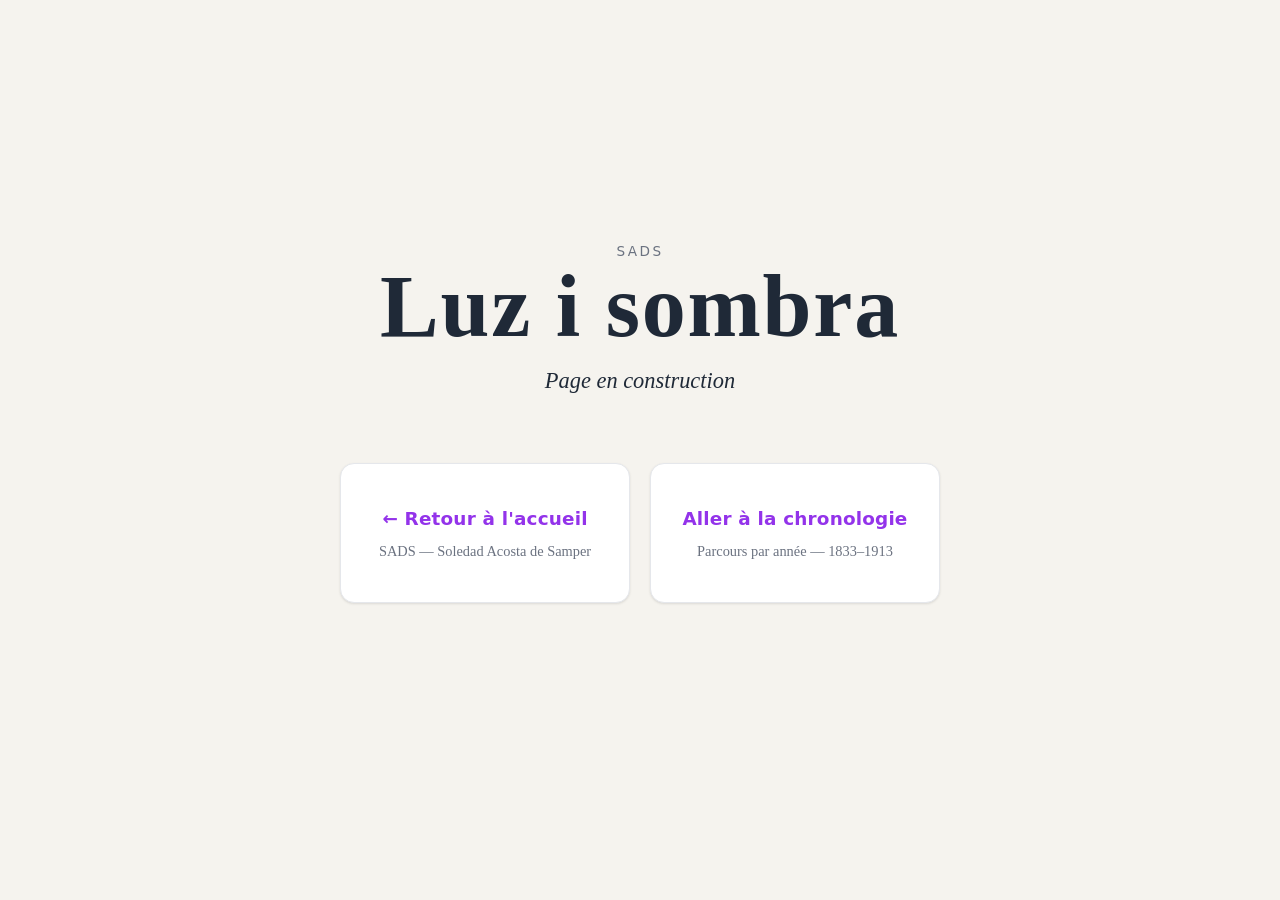
<file: luz-i-sombra.html>
<!DOCTYPE html>
<html lang="fr">
<head>
  <meta charset="UTF-8">
  <meta name="viewport" content="width=device-width, initial-scale=1">
  <title>Luz i sombra — SADS</title>
  <link rel="stylesheet" href="index.css">
</head>
<body>

<main class="landing">

  <header class="landing__header">
    <p class="landing__tagline">SADS</p>
    <h1 class="landing__title">Luz i sombra</h1>
    <p class="landing__subtitle">Page en construction</p>
  </header>

  <nav class="landing__nav" aria-label="Retour">
    <a href="index.html" class="landing__card">
      <span class="landing__card-title">← Retour à l'accueil</span>
      <span class="landing__card-desc">SADS — Soledad Acosta de Samper</span>
    </a>
    <a href="chronologie.html" class="landing__card">
      <span class="landing__card-title">Aller à la chronologie</span>
      <span class="landing__card-desc">Parcours par année — 1833–1913</span>
    </a>
  </nav>

</main>

</body>
</html>
</file>
<file: index.css>
/* ============================================================
   CSS SADS — Page d'accueil
   ============================================================ */

:root {
  --bg: #f5f3ee;
  --ink: #1f2937;
  --muted: #6b7280;
  --accent: #9333ea;
  --card-bg: #ffffff;
  --border: #e5e7eb;
  --shadow: 0 1px 3px rgba(0, 0, 0, 0.07), 0 1px 2px rgba(0, 0, 0, 0.04);
  --shadow-hover: 0 12px 28px rgba(0, 0, 0, 0.12), 0 4px 8px rgba(0, 0, 0, 0.06);
}

* { box-sizing: border-box; }

html { scroll-behavior: smooth; }

body {
  margin: 0;
  min-height: 100vh;
  font-family: Georgia, "Charter", "Iowan Old Style", serif;
  background: var(--bg);
  color: var(--ink);
  font-size: 16px;
  line-height: 1.6;
  -webkit-font-smoothing: antialiased;
}

.landing {
  min-height: 100vh;
  display: flex;
  flex-direction: column;
  align-items: center;
  justify-content: center;
  padding: 48px 24px;
  text-align: center;
}

.landing__header {
  margin-bottom: 56px;
}

.landing__title {
  font-size: clamp(3rem, 9vw, 5.5rem);
  font-weight: 700;
  letter-spacing: 0.02em;
  margin: 0 0 12px;
  color: var(--ink);
  line-height: 1;
}

.landing__subtitle {
  font-size: clamp(1.1rem, 2.5vw, 1.4rem);
  margin: 0 0 8px;
  color: var(--ink);
  font-style: italic;
}

.landing__tagline {
  font-family: system-ui, -apple-system, "Segoe UI", sans-serif;
  font-size: 0.85rem;
  text-transform: uppercase;
  letter-spacing: 0.18em;
  color: var(--muted);
  margin: 0;
}

.landing__nav {
  display: grid;
  grid-template-columns: repeat(auto-fit, minmax(240px, 1fr));
  gap: 20px;
  max-width: 600px;
  width: 100%;
  margin-bottom: 56px;
}

.landing__card {
  display: flex;
  flex-direction: column;
  justify-content: center;
  gap: 8px;
  padding: 34px 28px;
  background: var(--card-bg);
  color: var(--ink);
  text-decoration: none;
  border-radius: 14px;
  box-shadow: var(--shadow);
  border: 1px solid var(--border);
  transition: transform 0.2s ease, box-shadow 0.2s ease, border-color 0.2s ease;
  min-height: 140px;
}

.landing__card:hover,
.landing__card:focus-visible {
  transform: translateY(-3px);
  box-shadow: var(--shadow-hover);
  border-color: var(--accent);
  outline: none;
}

.landing__card-title {
  font-family: system-ui, -apple-system, "Segoe UI", sans-serif;
  font-size: 1.15rem;
  font-weight: 700;
  color: var(--accent);
  letter-spacing: 0.01em;
}

.landing__card-desc {
  font-size: 0.9rem;
  color: var(--muted);
  line-height: 1.45;
}

.landing__footer {
  font-family: system-ui, -apple-system, "Segoe UI", sans-serif;
  font-size: 0.8rem;
  color: var(--muted);
  max-width: 520px;
}

.landing__footer p { margin: 0; }

@media (max-width: 480px) {
  .landing { padding: 32px 18px; }
  .landing__header { margin-bottom: 40px; }
  .landing__nav { margin-bottom: 40px; }
  .landing__card { padding: 26px 22px; min-height: 120px; }
}

.lang-switch {
  display: flex;
  justify-content: center;
  gap: 12px;
  font-size: 13px;
  padding: 8px 0;
}

.lang-switch a {
  color: #682145;
  font-weight: 500;
  text-decoration: none;
  transition: color 0.2s ease;
}

.lang-switch a:hover {
  color: #4b2e83;
  text-decoration: underline;
}
</file>
<file: chronologie.css>
/* ============================================================
   Soledad Acosta de Samper — Chronologie interactive
   Feuille de style, classes en français
   ============================================================ */

:root {
  --fond: #f5f3ee;                 /* Je pose un fond crème pour adoucir la lecture longue */
  --encre: #1f2937;                /* couleur du texte principal */
  --gris: #6b7280;                 /* couleur du texte secondaire */
  --carte-fond: #ffffff;           /* fond blanc des cartes */
  --alerte: #b91c1c;               /* rouge réservé aux divergences */
  --alerte-fond: #fef2f2;          /* rose pâle des blocs d'alerte */
  --bordure: #e5e7eb;              /* bordure discrète */
  --rayon: 10px;                   /* arrondi des cartes, une seule valeur pour tout */
  --ombre: 0 1px 3px rgba(0, 0, 0, 0.07), 0 1px 2px rgba(0, 0, 0, 0.04);
  --ombre-survol: 0 4px 14px rgba(0, 0, 0, 0.10), 0 2px 4px rgba(0, 0, 0, 0.06);
  --confiance-haute: #059669;      /* vert pour confiance élevée */
  --confiance-moyenne: #ca8a04;    /* jaune-orange pour confiance moyenne */
  --confiance-basse: #b91c1c;      /* rouge pour confiance faible */
  --gris-oeuvre: #f3f4f6;          /* fond gris clair des blocs d'œuvres */
  --gris-oeuvre-bord: #d1d5db;     /* bordure du bloc gris */
  --gris-oeuvre-titre: #4b5563;    /* couleur du titre de bloc gris */
}

* { box-sizing: border-box; }       /* Je force le calcul des marges dans le padding */

html { scroll-behavior: smooth; }   /* Défilement doux quand on suit un lien interne */

body {
  margin: 0;
  font-family: Georgia, "Charter", "Iowan Old Style", serif;
  background: var(--fond);
  color: var(--encre);
  line-height: 1.6;
  font-size: 16px;
  -webkit-font-smoothing: antialiased;
}

body.fenetre-active { overflow: hidden; }  /* Je bloque le fond quand une fenêtre s'ouvre */

/* ---------- En-tête ---------- */

.entete {
  max-width: 900px;
  margin: 0 auto;
  padding: 56px 24px 32px;
  text-align: center;
}

.entete h1 {
  font-size: clamp(1.7rem, 4vw, 2.4rem);
  margin: 0 0 8px;
  letter-spacing: -0.015em;
  font-weight: 700;
}

.sous-titre {
  color: var(--gris);
  font-style: italic;
  margin: 0 0 22px;
  font-size: 1.05rem;
}

.note {
  font-size: 0.92rem;
  color: var(--gris);
  max-width: 620px;
  margin: 0 auto;
  padding: 14px 22px;
  background: rgba(255, 255, 255, 0.7);
  border-radius: 10px;
  border: 1px solid var(--bordure);
  line-height: 1.5;
}

.alerte-en-ligne { color: var(--alerte); font-weight: 700; }
.oeuvres-en-ligne { color: var(--gris-oeuvre-titre); font-weight: 700; }

/* ---------- Conteneur principal ---------- */

.chronologie {
  max-width: 900px;
  margin: 0 auto;
  padding: 20px 24px 80px;
}

/* ---------- Périodes et couleurs ---------- */

.periode { margin-bottom: 52px; }

.periode-1 { --accent: #2563eb; }   /* bleu pour l'enfance */
.periode-2 { --accent: #059669; }   /* vert pour la jeunesse */
.periode-3 { --accent: #ca8a04; }   /* jaune pour les voyages */
.periode-4 { --accent: #ea580c; }   /* orange pour la maturité */
.periode-5 { --accent: #9333ea; }   /* violet pour le veuvage */

.titre-periode {
  font-family: system-ui, -apple-system, "Segoe UI", sans-serif;
  font-size: 1.02rem;
  font-weight: 700;
  color: #ffffff;
  background: var(--accent);
  padding: 13px 22px;
  border-radius: 8px;
  margin: 0 0 28px;
  letter-spacing: 0.01em;
  box-shadow: var(--ombre);
}

/* ---------- Liste des événements ---------- */

.evenements {
  list-style: none;
  padding: 0;
  margin: 0;
  position: relative;
}

.evenements::before {
  content: "";
  position: absolute;
  left: 130px;                    /* Je positionne la ligne verticale à hauteur des années */
  top: 8px;
  bottom: 8px;
  width: 3px;
  background: var(--accent);
  opacity: 0.28;
  border-radius: 2px;
}

/* ---------- Événement ---------- */

.evenement {
  display: grid;
  grid-template-columns: 110px 1fr;   /* deux colonnes : année, puis carte */
  column-gap: 60px;
  margin-bottom: 18px;
  position: relative;
}

.annee {
  text-align: right;
  padding-top: 15px;
  font-family: system-ui, -apple-system, "Segoe UI", sans-serif;
  font-weight: 700;
  color: var(--accent);
  font-size: 0.98rem;
  letter-spacing: 0.01em;
  position: relative;
  line-height: 1.3;
}

.annee::after {
  content: "";
  position: absolute;
  right: -30px;
  top: 20px;
  width: 16px;
  height: 16px;
  border-radius: 50%;
  background: var(--accent);
  box-shadow: 0 0 0 4px var(--fond);   /* Je crée un halo autour du point */
  transition: transform 0.15s ease;
}

.carte {
  background: var(--carte-fond);
  border-radius: var(--rayon);
  padding: 16px 22px;
  box-shadow: var(--ombre);
  border-left: 3px solid var(--accent);
  transition: box-shadow 0.2s ease, transform 0.2s ease;
}

.carte:hover {
  box-shadow: var(--ombre-survol);
  transform: translateY(-1px);         /* Léger soulèvement au survol */
}

.carte h3 {
  margin: 0 0 8px;
  font-size: 1.02rem;
  font-family: system-ui, -apple-system, "Segoe UI", sans-serif;
  color: var(--accent);
  font-weight: 700;
  line-height: 1.35;
}

.carte p { margin: 0 0 8px; }
.carte p:last-child { margin-bottom: 0; }
.carte em { font-style: italic; }
.carte strong { font-weight: 700; }

/* ---------- Variantes d'événement ---------- */

.evenement-deuil .annee::after {
  box-shadow: 0 0 0 4px var(--fond), 0 0 0 6px var(--accent);  /* Double anneau pour marquer les deuils */
}

.evenement-publication .carte {
  border-left-style: dashed;          /* Je passe en pointillé pour distinguer les publications seules */
  background: #fafaf7;
}

.evenement-publication .annee::after {
  background: transparent;
  border: 2px solid var(--accent);    /* Anneau vide pour les publications seules */
}

/* ---------- Bloc d'alerte ---------- */

.alerte {
  background: var(--alerte-fond);
  color: var(--alerte);
  padding: 9px 13px;
  border-radius: 6px;
  font-size: 0.9rem;
  border-left: 3px solid var(--alerte);
  margin-top: 10px !important;
  line-height: 1.5;
}

.alerte strong { color: var(--alerte); }

/* ---------- Bouton "Sources" ---------- */

.bouton-sources {
  display: inline-flex;
  align-items: center;
  gap: 6px;
  margin-top: 12px;
  padding: 7px 14px;
  font-family: system-ui, -apple-system, "Segoe UI", sans-serif;
  font-size: 0.82rem;
  font-weight: 600;
  color: var(--accent);
  background: transparent;
  border: 1.5px solid var(--accent);
  border-radius: 6px;
  cursor: pointer;
  transition: background 0.15s ease, color 0.15s ease;
}

.bouton-sources::before {
  content: "▤";                       /* Petit pictogramme avant le mot Sources */
  font-size: 0.95rem;
  line-height: 1;
}

.bouton-sources:hover,
.bouton-sources:focus-visible {
  background: var(--accent);
  color: #ffffff;
  outline: none;
}

/* ---------- Sources cachées (contenu de la fenêtre) ---------- */

.sources { display: none; }

/* ---------- Fenêtre modale ---------- */

.fenetre-sources {
  position: fixed;
  inset: 0;
  display: none;
  align-items: center;
  justify-content: center;
  padding: 24px;
  background: rgba(15, 23, 42, 0.55);
  backdrop-filter: blur(2px);
  z-index: 1000;
}

.fenetre-sources.fenetre-ouverte {
  display: flex;
  animation: apparition 0.18s ease-out;
}

@keyframes apparition {
  from { opacity: 0; }
  to   { opacity: 1; }
}

.fenetre {
  position: relative;
  width: 100%;
  max-width: 640px;
  max-height: 82vh;
  overflow-y: auto;
  background: #ffffff;
  border-radius: 14px;
  padding: 28px 32px 30px;
  box-shadow: 0 20px 50px rgba(0, 0, 0, 0.25);
  animation: surgir 0.2s ease-out;
}

@keyframes surgir {
  from { transform: translateY(10px) scale(0.98); opacity: 0; }
  to   { transform: translateY(0) scale(1); opacity: 1; }
}

.fermer {
  position: absolute;
  top: 12px;
  right: 14px;
  width: 34px;
  height: 34px;
  display: flex;
  align-items: center;
  justify-content: center;
  font-size: 1.5rem;
  line-height: 1;
  color: var(--gris);
  background: transparent;
  border: none;
  border-radius: 50%;
  cursor: pointer;
  transition: background 0.15s ease, color 0.15s ease;
}

.fermer:hover,
.fermer:focus-visible {
  background: #f3f4f6;
  color: var(--encre);
  outline: none;
}

.titre-fenetre {
  margin: 0 24px 16px 0;
  font-family: system-ui, -apple-system, "Segoe UI", sans-serif;
  font-size: 1.1rem;
  font-weight: 700;
  color: var(--encre);
  line-height: 1.35;
  padding-bottom: 12px;
  border-bottom: 1px solid var(--bordure);
}

.corps-fenetre h5 {
  margin: 18px 0 8px;
  font-family: system-ui, -apple-system, "Segoe UI", sans-serif;
  font-size: 0.78rem;
  font-weight: 700;
  text-transform: uppercase;
  letter-spacing: 0.06em;
  color: var(--gris);
}

.corps-fenetre h5:first-child { margin-top: 0; }

.corps-fenetre ul {
  margin: 0 0 4px;
  padding-left: 20px;
}

.corps-fenetre li {
  margin-bottom: 6px;
  font-size: 0.94rem;
  line-height: 1.55;
}

.corps-fenetre p {
  margin: 0 0 6px;
  font-size: 0.94rem;
  line-height: 1.55;
}

/* ---------- Pastilles de confiance ---------- */

.confiance {
  display: inline-block;
  padding: 2px 10px;
  border-radius: 999px;
  font-family: system-ui, -apple-system, "Segoe UI", sans-serif;
  font-size: 0.78rem;
  font-weight: 700;
  letter-spacing: 0.02em;
}

.confiance-haute {
  background: #d1fae5;
  color: var(--confiance-haute);
}

.confiance-moyenne {
  background: #fef3c7;
  color: var(--confiance-moyenne);
}

.confiance-basse {
  background: #fee2e2;
  color: var(--confiance-basse);
}

/* ---------- Bloc œuvres (gris, dans la carte) ---------- */

.oeuvres {
  margin-top: 16px;
  padding: 14px 18px;
  background: var(--gris-oeuvre);
  border-left: 3px solid var(--gris-oeuvre-bord);
  border-radius: 6px;
}

.titre-oeuvres {
  margin: 0 0 8px;
  font-family: system-ui, -apple-system, "Segoe UI", sans-serif;
  font-size: 0.88rem;
  font-weight: 700;
  color: var(--gris-oeuvre-titre);
  text-transform: uppercase;
  letter-spacing: 0.05em;
}

.liste-oeuvres {
  margin: 0 0 8px;
  padding-left: 20px;
  font-size: 0.94rem;
  line-height: 1.55;
  color: var(--encre);
}

.liste-oeuvres li {
  margin-bottom: 4px;
}

.liste-oeuvres em {
  font-style: italic;
}

.oeuvres .bouton-sources {
  margin-top: 6px;
  color: var(--gris-oeuvre-titre);
  border-color: var(--gris-oeuvre-bord);
}

.oeuvres .bouton-sources:hover,
.oeuvres .bouton-sources:focus-visible {
  background: var(--gris-oeuvre-titre);
  color: #ffffff;
}

/* ---------- Pied de page ---------- */

.pied-page {
  max-width: 900px;
  margin: 0 auto;
  padding: 30px 24px 60px;
  text-align: center;
  color: var(--gris);
  font-size: 0.88rem;
  border-top: 1px solid var(--bordure);
}

.pied-page p { margin: 4px 0; }
.alerte-pied { color: var(--alerte); font-weight: 600; }

/* ---------- Lien de retour ---------- */

.lien-retour {
  display: inline-block;
  margin-bottom: 20px;
  font-family: system-ui, -apple-system, "Segoe UI", sans-serif;
  font-size: 0.85rem;
  font-weight: 600;
  color: var(--gris);
  text-decoration: none;
  padding: 6px 14px;
  border-radius: 6px;
  transition: background 0.15s ease, color 0.15s ease;
}

.lien-retour:hover,
.lien-retour:focus-visible {
  background: rgba(0, 0, 0, 0.06);
  color: var(--encre);
  outline: none;
}

/* ---------- Responsive mobile ---------- */

@media (max-width: 640px) {
  .entete { padding: 36px 18px 24px; }
  .chronologie { padding: 10px 18px 60px; }
  .titre-periode { font-size: 0.95rem; padding: 11px 16px; }
  .evenements::before { display: none; }               /* Je masque la ligne verticale sur petit écran */
  .evenement { grid-template-columns: 1fr; column-gap: 0; margin-bottom: 14px; }
  .annee { text-align: left; padding-top: 0; margin-bottom: 6px; font-size: 0.95rem; }
  .annee::after { display: none; }
  .carte { padding: 14px 16px; }
  .fenetre { padding: 22px 20px 24px; max-height: 88vh; }
  .titre-fenetre { font-size: 1rem; }
}

/* ---------- Impression ---------- */

@media print {
  body { background: white; font-size: 11pt; }
  .titre-periode { color: white !important; -webkit-print-color-adjust: exact; print-color-adjust: exact; }
  .carte { box-shadow: none; border: 1px solid var(--bordure); page-break-inside: avoid; }
  .evenements::before { opacity: 0.4; }
  .annee::after { box-shadow: none; }
  .alerte { -webkit-print-color-adjust: exact; print-color-adjust: exact; }
  .oeuvres { -webkit-print-color-adjust: exact; print-color-adjust: exact; }
  .pied-page { border-top: none; }
  .bouton-sources { display: none; }                  /* Je masque les boutons à l'impression */
  .fenetre-sources { display: none !important; }
  .lien-retour { display: none; }
}
</file>
